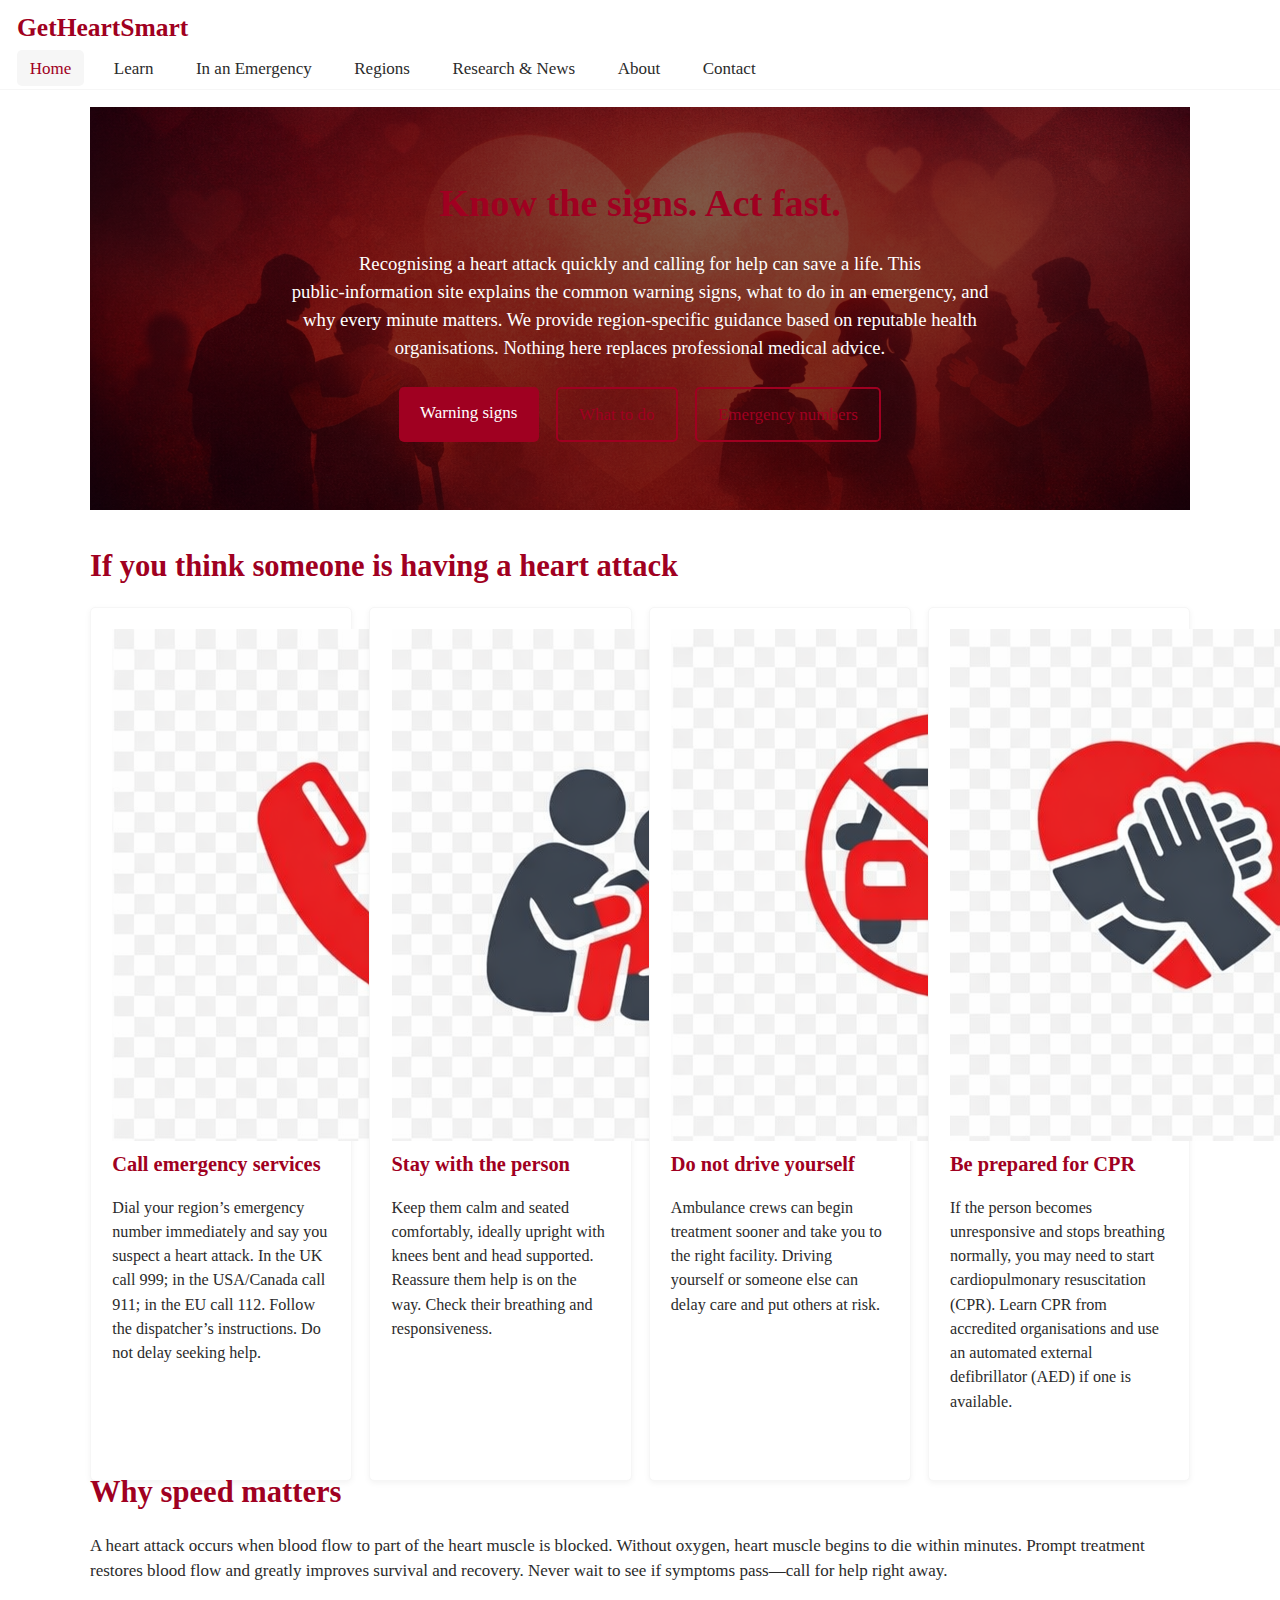
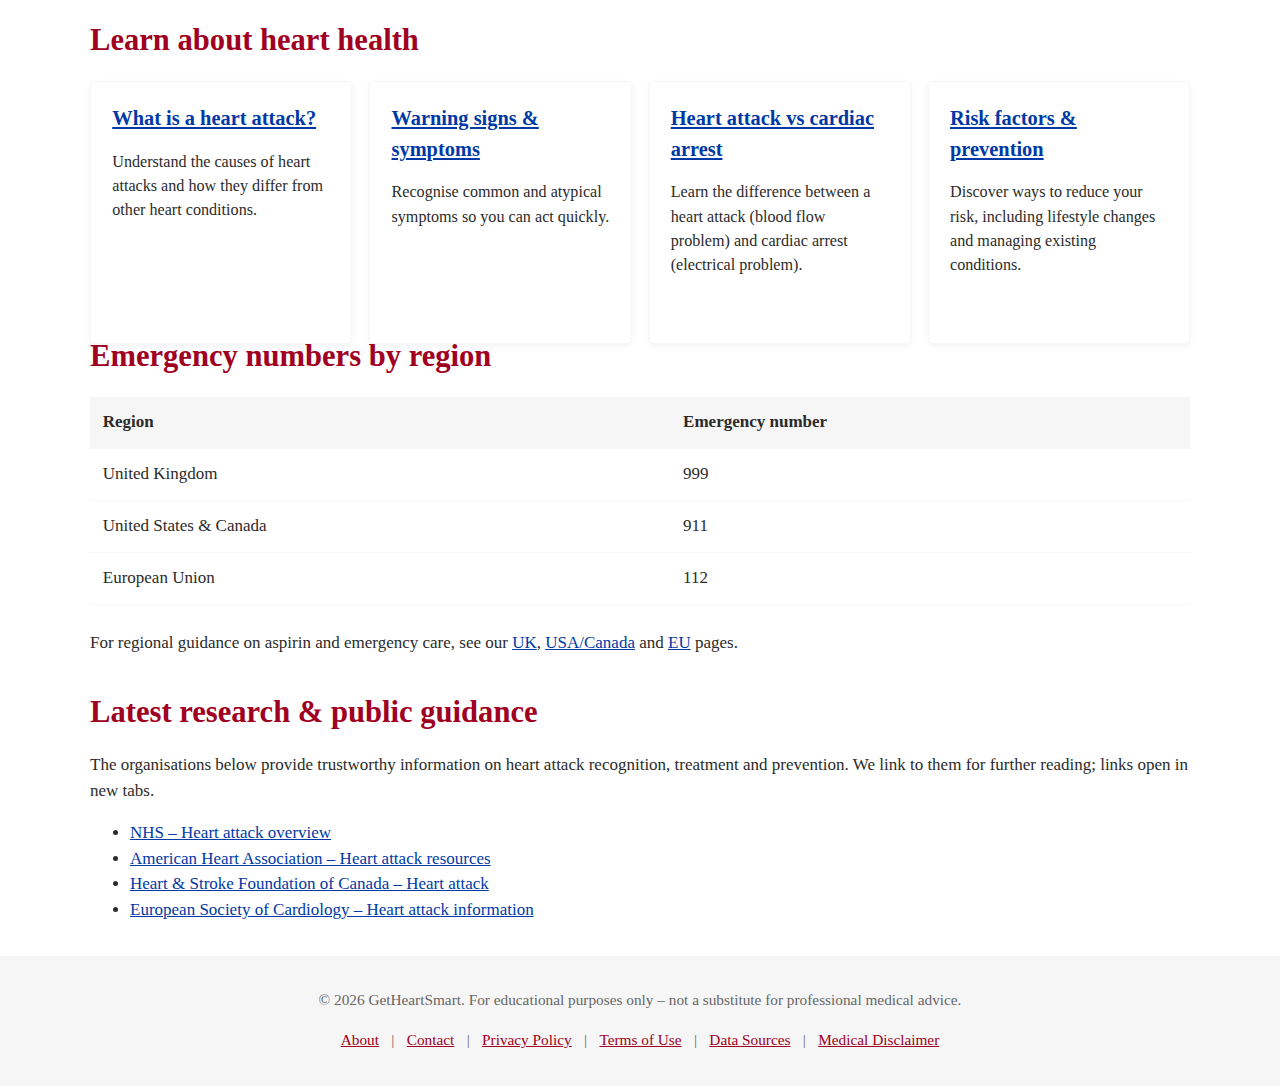
<file: index.html>
<!DOCTYPE html>
<html lang="en">
<head>
  <meta charset="UTF-8">
  <meta name="viewport" content="width=device-width, initial-scale=1.0">
  <title>GetHeartSmart – Recognise and Respond to Heart Attacks</title>
  <meta name="description" content="Learn the warning signs of a heart attack, find region‑specific emergency numbers and guidance, and understand why acting quickly saves lives.">
  <link rel="stylesheet" href="assets/style.css">
</head>
<body>
  <header>
    <a class="branding" href="index.html">GetHeartSmart</a>
    <nav aria-label="Primary navigation">
      <ul>
        <li><a href="index.html" aria-current="page">Home</a></li>
        <li><a href="learn.html">Learn</a></li>
        <li><a href="emergency.html">In an Emergency</a></li>
        <li><a href="uk.html">Regions</a></li>
        <li><a href="research.html">Research &amp; News</a></li>
        <li><a href="about.html">About</a></li>
        <li><a href="contact.html">Contact</a></li>
      </ul>
    </nav>
  </header>

  <main>
    <section class="hero">
      <h1>Know the signs. Act fast.</h1>
      <p>Recognising a heart attack quickly and calling for help can save a life. This public‑information site explains the common warning signs, what to do in an emergency, and why every minute matters. We provide region‑specific guidance based on reputable health organisations. Nothing here replaces professional medical advice.</p>
      <div class="buttons">
        <a href="learn.html#symptoms" class="button">Warning signs</a>
        <a href="emergency.html" class="button secondary">What to do</a>
        <a href="#numbers" class="button secondary">Emergency numbers</a>
      </div>
    </section>

    <section>
      <h2>If you think someone is having a heart attack</h2>
      <div class="card-grid">
        <article class="card">
          <img class="card-icon" src="assets/icon-call.png" alt="" aria-hidden="true">
          <h3>Call emergency services</h3>
          <p>Dial your region’s emergency number immediately and say you suspect a heart attack. In the UK call 999; in the USA/Canada call 911; in the EU call 112. Follow the dispatcher’s instructions. Do not delay seeking help.</p>
        </article>
        <article class="card">
          <img class="card-icon" src="assets/icon-stay.png" alt="" aria-hidden="true">
          <h3>Stay with the person</h3>
          <p>Keep them calm and seated comfortably, ideally upright with knees bent and head supported. Reassure them help is on the way. Check their breathing and responsiveness.</p>
        </article>
        <article class="card">
          <img class="card-icon" src="assets/icon-drive.png" alt="" aria-hidden="true">
          <h3>Do not drive yourself</h3>
          <p>Ambulance crews can begin treatment sooner and take you to the right facility. Driving yourself or someone else can delay care and put others at risk.</p>
        </article>
        <article class="card">
          <img class="card-icon" src="assets/icon-cpr.png" alt="" aria-hidden="true">
          <h3>Be prepared for CPR</h3>
          <p>If the person becomes unresponsive and stops breathing normally, you may need to start cardiopulmonary resuscitation (CPR). Learn CPR from accredited organisations and use an automated external defibrillator (AED) if one is available.</p>
        </article>
      </div>
    </section>

    <section>
      <h2>Why speed matters</h2>
      <p>A heart attack occurs when blood flow to part of the heart muscle is blocked. Without oxygen, heart muscle begins to die within minutes. Prompt treatment restores blood flow and greatly improves survival and recovery. Never wait to see if symptoms pass—call for help right away.</p>
    </section>

    <section>
      <h2>Learn about heart health</h2>
      <div class="card-grid">
        <article class="card">
          <h3><a href="learn.html#definition">What is a heart attack?</a></h3>
          <p>Understand the causes of heart attacks and how they differ from other heart conditions.</p>
        </article>
        <article class="card">
          <h3><a href="learn.html#symptoms">Warning signs &amp; symptoms</a></h3>
          <p>Recognise common and atypical symptoms so you can act quickly.</p>
        </article>
        <article class="card">
          <h3><a href="learn.html#difference">Heart attack vs cardiac arrest</a></h3>
          <p>Learn the difference between a heart attack (blood flow problem) and cardiac arrest (electrical problem).</p>
        </article>
        <article class="card">
          <h3><a href="learn.html#prevention">Risk factors &amp; prevention</a></h3>
          <p>Discover ways to reduce your risk, including lifestyle changes and managing existing conditions.</p>
        </article>
      </div>
    </section>

    <section id="numbers">
      <h2>Emergency numbers by region</h2>
      <table class="emergency-table">
        <thead>
          <tr>
            <th>Region</th>
            <th>Emergency number</th>
          </tr>
        </thead>
        <tbody>
          <tr>
            <td>United Kingdom</td>
            <td>999</td>
          </tr>
          <tr>
            <td>United States &amp; Canada</td>
            <td>911</td>
          </tr>
          <tr>
            <td>European Union</td>
            <td>112</td>
          </tr>
        </tbody>
      </table>
      <p>For regional guidance on aspirin and emergency care, see our <a href="uk.html">UK</a>, <a href="us.html">USA/Canada</a> and <a href="eu.html">EU</a> pages.</p>
    </section>

    <section>
      <h2>Latest research &amp; public guidance</h2>
      <p>The organisations below provide trustworthy information on heart attack recognition, treatment and prevention. We link to them for further reading; links open in new tabs.</p>
      <ul>
        <li><a href="https://www.nhs.uk/conditions/heart-attack/" target="_blank" rel="noopener">NHS – Heart attack overview</a></li>
        <li><a href="https://www.heart.org/en/health-topics/heart-attack" target="_blank" rel="noopener">American Heart Association – Heart attack resources</a></li>
        <li><a href="https://www.heartandstroke.ca/heart/heart-condition-types/heart-attack" target="_blank" rel="noopener">Heart &amp; Stroke Foundation of Canada – Heart attack</a></li>
        <li><a href="https://www.escardio.org/Education/Practice-Tools/Heart-attack" target="_blank" rel="noopener">European Society of Cardiology – Heart attack information</a></li>
      </ul>
    </section>
  </main>

  <footer>
    <p>&copy; 2026 GetHeartSmart. For educational purposes only – not a substitute for professional medical advice.</p>
    <p>
      <a href="about.html">About</a> |
      <a href="contact.html">Contact</a> |
      <a href="privacy.html">Privacy Policy</a> |
      <a href="terms.html">Terms of Use</a> |
      <a href="data-sources.html">Data Sources</a> |
      <a href="disclaimer.html">Medical Disclaimer</a>
    </p>
  </footer>
</body>
</html>
</file>
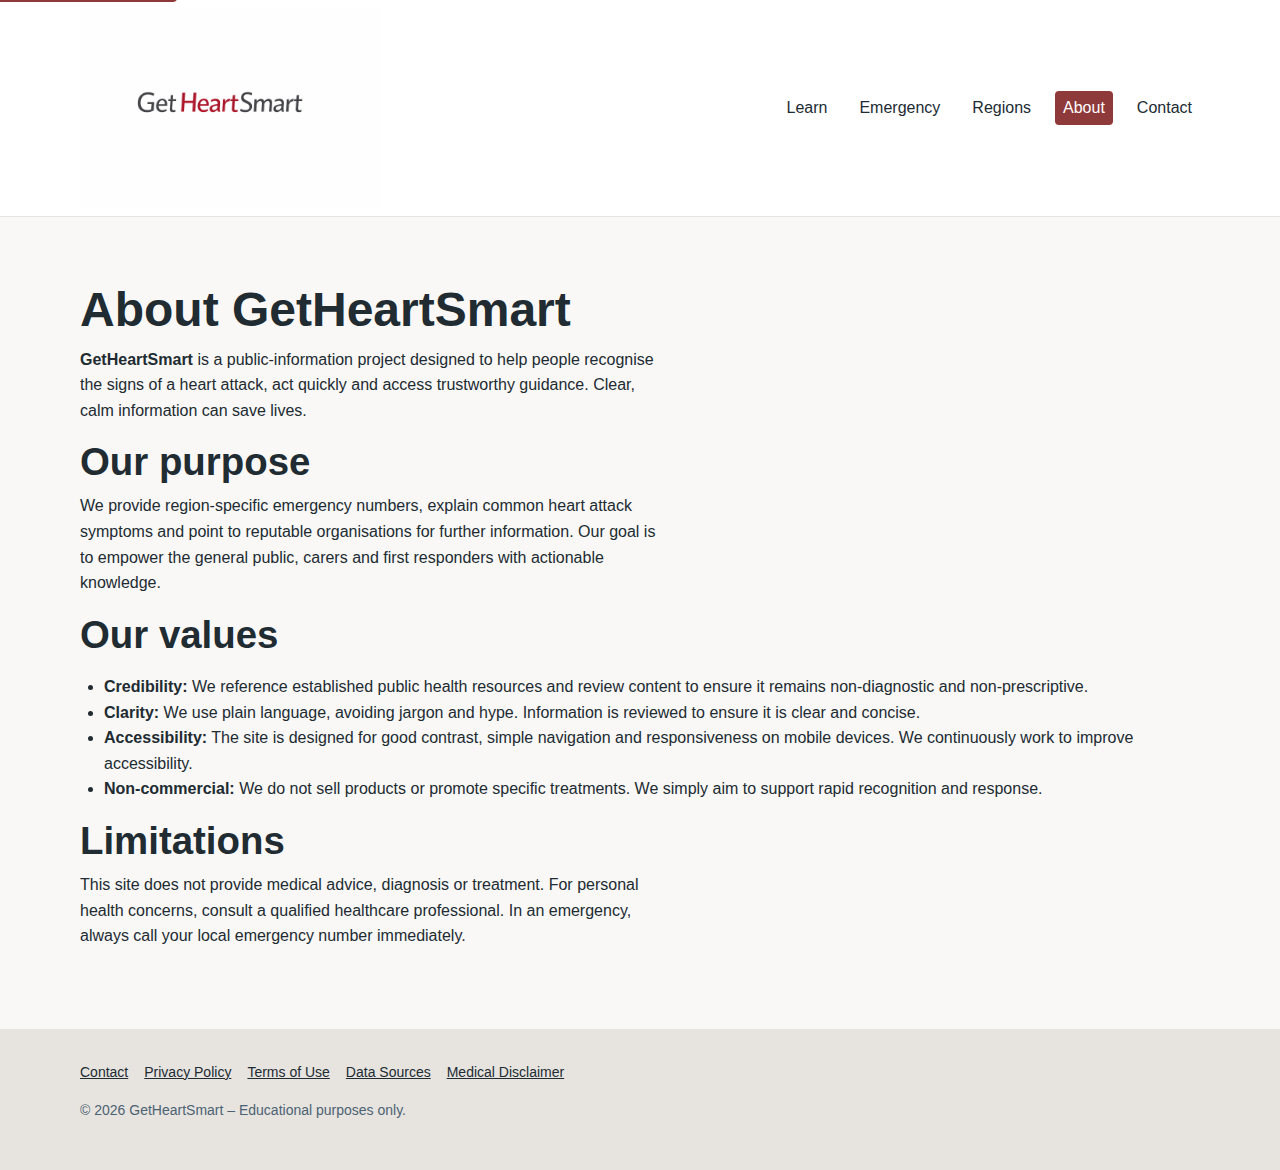
<file: about.html>
<!DOCTYPE html>
<html lang="en">
<head>
  <meta charset="UTF-8">
  <meta name="viewport" content="width=device-width, initial-scale=1.0">
  <title>About – GetHeartSmart</title>
  <link rel="stylesheet" href="styles.css">
</head>
<body>
  <a href="#main-content" class="skip-link">Skip to main content</a>
  <header class="header" role="banner">
    <div class="container">
      <a href="index.html" class="logo"><img src="images/logo.png" alt="GetHeartSmart logo"></a>
      <nav class="nav" role="navigation" aria-label="Main navigation">
        <a href="learn.html">Learn</a>
        <a href="emergency.html">Emergency</a>
        <a href="regions.html">Regions</a>
        <a href="about.html" class="active">About</a>
        <a href="contact.html">Contact</a>
      </nav>
    </div>
  </header>
  <main id="main-content">
    <section class="container" aria-labelledby="about-title" style="padding-top: var(--spacing-xl);">
      <h1 id="about-title">About GetHeartSmart</h1>
      <p><strong>GetHeartSmart</strong> is a public‑information project designed to help people recognise the signs of a heart attack, act quickly and access trustworthy guidance. Clear, calm information can save lives.</p>
      <h2>Our purpose</h2>
      <p>We provide region‑specific emergency numbers, explain common heart attack symptoms and point to reputable organisations for further information. Our goal is to empower the general public, carers and first responders with actionable knowledge.</p>
      <h2>Our values</h2>
      <ul class="list">
        <li><strong>Credibility:</strong> We reference established public health resources and review content to ensure it remains non‑diagnostic and non‑prescriptive.</li>
        <li><strong>Clarity:</strong> We use plain language, avoiding jargon and hype. Information is reviewed to ensure it is clear and concise.</li>
        <li><strong>Accessibility:</strong> The site is designed for good contrast, simple navigation and responsiveness on mobile devices. We continuously work to improve accessibility.</li>
        <li><strong>Non‑commercial:</strong> We do not sell products or promote specific treatments. We simply aim to support rapid recognition and response.</li>
      </ul>
      <h2>Limitations</h2>
      <p>This site does not provide medical advice, diagnosis or treatment. For personal health concerns, consult a qualified healthcare professional. In an emergency, always call your local emergency number immediately.</p>
    </section>
  </main>
  <footer class="footer" role="contentinfo">
    <div class="container">
      <nav class="footer-nav" aria-label="Footer navigation">
        <a href="contact.html">Contact</a>
        <a href="privacy.html">Privacy Policy</a>
        <a href="terms.html">Terms of Use</a>
        <a href="sources.html">Data Sources</a>
        <a href="disclaimer.html">Medical Disclaimer</a>
      </nav>
      <p>© 2026 GetHeartSmart – Educational purposes only.</p>
    </div>
  </footer>
</body>
</html>
</file>
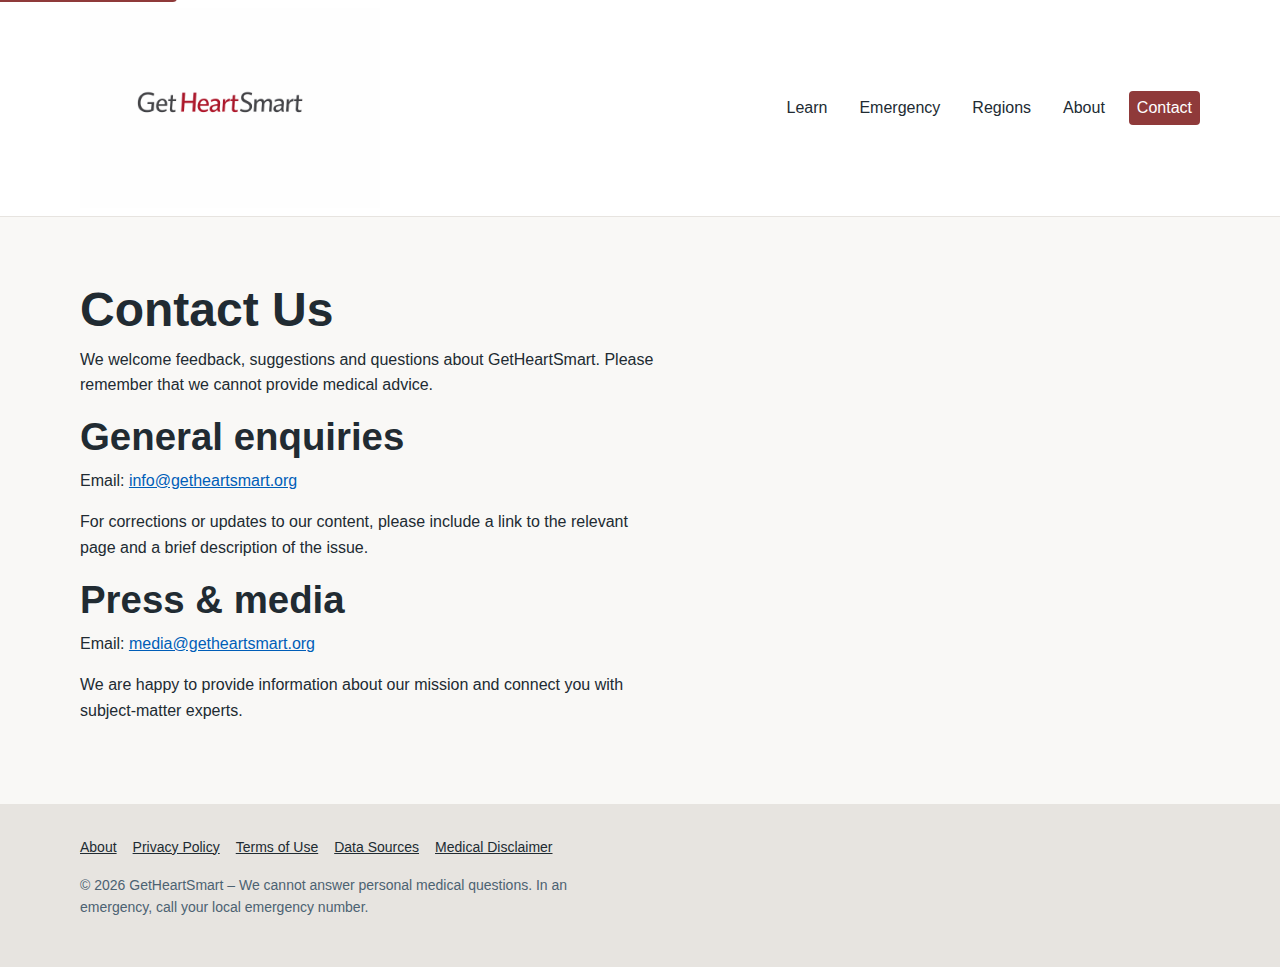
<file: contact.html>
<!DOCTYPE html>
<html lang="en">
<head>
  <meta charset="UTF-8">
  <meta name="viewport" content="width=device-width, initial-scale=1.0">
  <title>Contact – GetHeartSmart</title>
  <link rel="stylesheet" href="styles.css">
</head>
<body>
  <a href="#main-content" class="skip-link">Skip to main content</a>
  <header class="header" role="banner">
    <div class="container">
      <a href="index.html" class="logo"><img src="images/logo.png" alt="GetHeartSmart logo"></a>
      <nav class="nav" role="navigation" aria-label="Main navigation">
        <a href="learn.html">Learn</a>
        <a href="emergency.html">Emergency</a>
        <a href="regions.html">Regions</a>
        <a href="about.html">About</a>
        <a href="contact.html" class="active">Contact</a>
      </nav>
    </div>
  </header>
  <main id="main-content">
    <section class="container" aria-labelledby="contact-title" style="padding-top: var(--spacing-xl);">
      <h1 id="contact-title">Contact Us</h1>
      <p>We welcome feedback, suggestions and questions about GetHeartSmart. Please remember that we cannot provide medical advice.</p>
      <h2>General enquiries</h2>
      <p>Email: <a href="mailto:info@getheartsmart.org">info@getheartsmart.org</a></p>
      <p>For corrections or updates to our content, please include a link to the relevant page and a brief description of the issue.</p>
      <h2>Press &amp; media</h2>
      <p>Email: <a href="mailto:media@getheartsmart.org">media@getheartsmart.org</a></p>
      <p>We are happy to provide information about our mission and connect you with subject‑matter experts.</p>
    </section>
  </main>
  <footer class="footer" role="contentinfo">
    <div class="container">
      <nav class="footer-nav" aria-label="Footer navigation">
        <a href="about.html">About</a>
        <a href="privacy.html">Privacy Policy</a>
        <a href="terms.html">Terms of Use</a>
        <a href="sources.html">Data Sources</a>
        <a href="disclaimer.html">Medical Disclaimer</a>
      </nav>
      <p>© 2026 GetHeartSmart – We cannot answer personal medical questions. In an emergency, call your local emergency number.</p>
    </div>
  </footer>
</body>
</html>
</file>
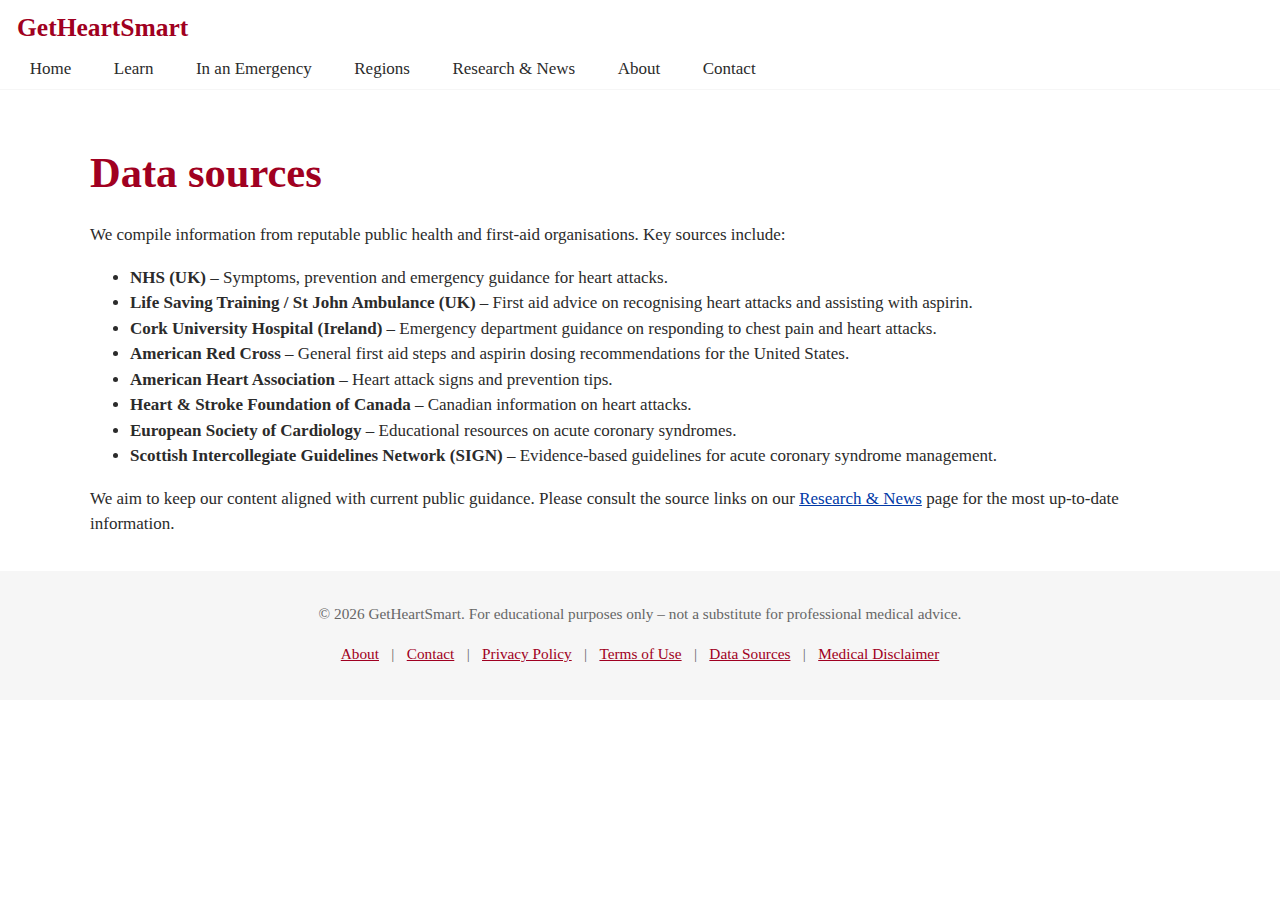
<file: data-sources.html>
<!DOCTYPE html>
<html lang="en">
<head>
  <meta charset="UTF-8">
  <meta name="viewport" content="width=device-width, initial-scale=1.0">
  <title>Data Sources | GetHeartSmart</title>
  <meta name="description" content="See the authoritative sources we consult for our educational content on heart attacks and emergency response.">
  <link rel="stylesheet" href="assets/style.css">
</head>
<body>
  <header>
    <a class="branding" href="index.html">GetHeartSmart</a>
    <nav aria-label="Primary navigation">
      <ul>
        <li><a href="index.html">Home</a></li>
        <li><a href="learn.html">Learn</a></li>
        <li><a href="emergency.html">In an Emergency</a></li>
        <li><a href="uk.html">Regions</a></li>
        <li><a href="research.html">Research &amp; News</a></li>
        <li><a href="about.html">About</a></li>
        <li><a href="contact.html">Contact</a></li>
      </ul>
    </nav>
  </header>

  <main>
    <h1>Data sources</h1>
    <p>We compile information from reputable public health and first‑aid organisations. Key sources include:</p>
    <ul>
      <li><strong>NHS (UK)</strong> – Symptoms, prevention and emergency guidance for heart attacks.</li>
      <li><strong>Life Saving Training / St&nbsp;John Ambulance (UK)</strong> – First aid advice on recognising heart attacks and assisting with aspirin.</li>
      <li><strong>Cork University Hospital (Ireland)</strong> – Emergency department guidance on responding to chest pain and heart attacks.</li>
      <li><strong>American Red Cross</strong> – General first aid steps and aspirin dosing recommendations for the United States.</li>
      <li><strong>American Heart Association</strong> – Heart attack signs and prevention tips.</li>
      <li><strong>Heart &amp; Stroke Foundation of Canada</strong> – Canadian information on heart attacks.</li>
      <li><strong>European Society of Cardiology</strong> – Educational resources on acute coronary syndromes.</li>
      <li><strong>Scottish Intercollegiate Guidelines Network (SIGN)</strong> – Evidence‑based guidelines for acute coronary syndrome management.</li>
    </ul>
    <p>We aim to keep our content aligned with current public guidance. Please consult the source links on our <a href="research.html">Research &amp; News</a> page for the most up‑to‑date information.</p>
  </main>

  <footer>
    <p>&copy; 2026 GetHeartSmart. For educational purposes only – not a substitute for professional medical advice.</p>
    <p>
      <a href="about.html">About</a> |
      <a href="contact.html">Contact</a> |
      <a href="privacy.html">Privacy Policy</a> |
      <a href="terms.html">Terms of Use</a> |
      <a href="data-sources.html" aria-current="page">Data Sources</a> |
      <a href="disclaimer.html">Medical Disclaimer</a>
    </p>
  </footer>
</body>
</html>
</file>
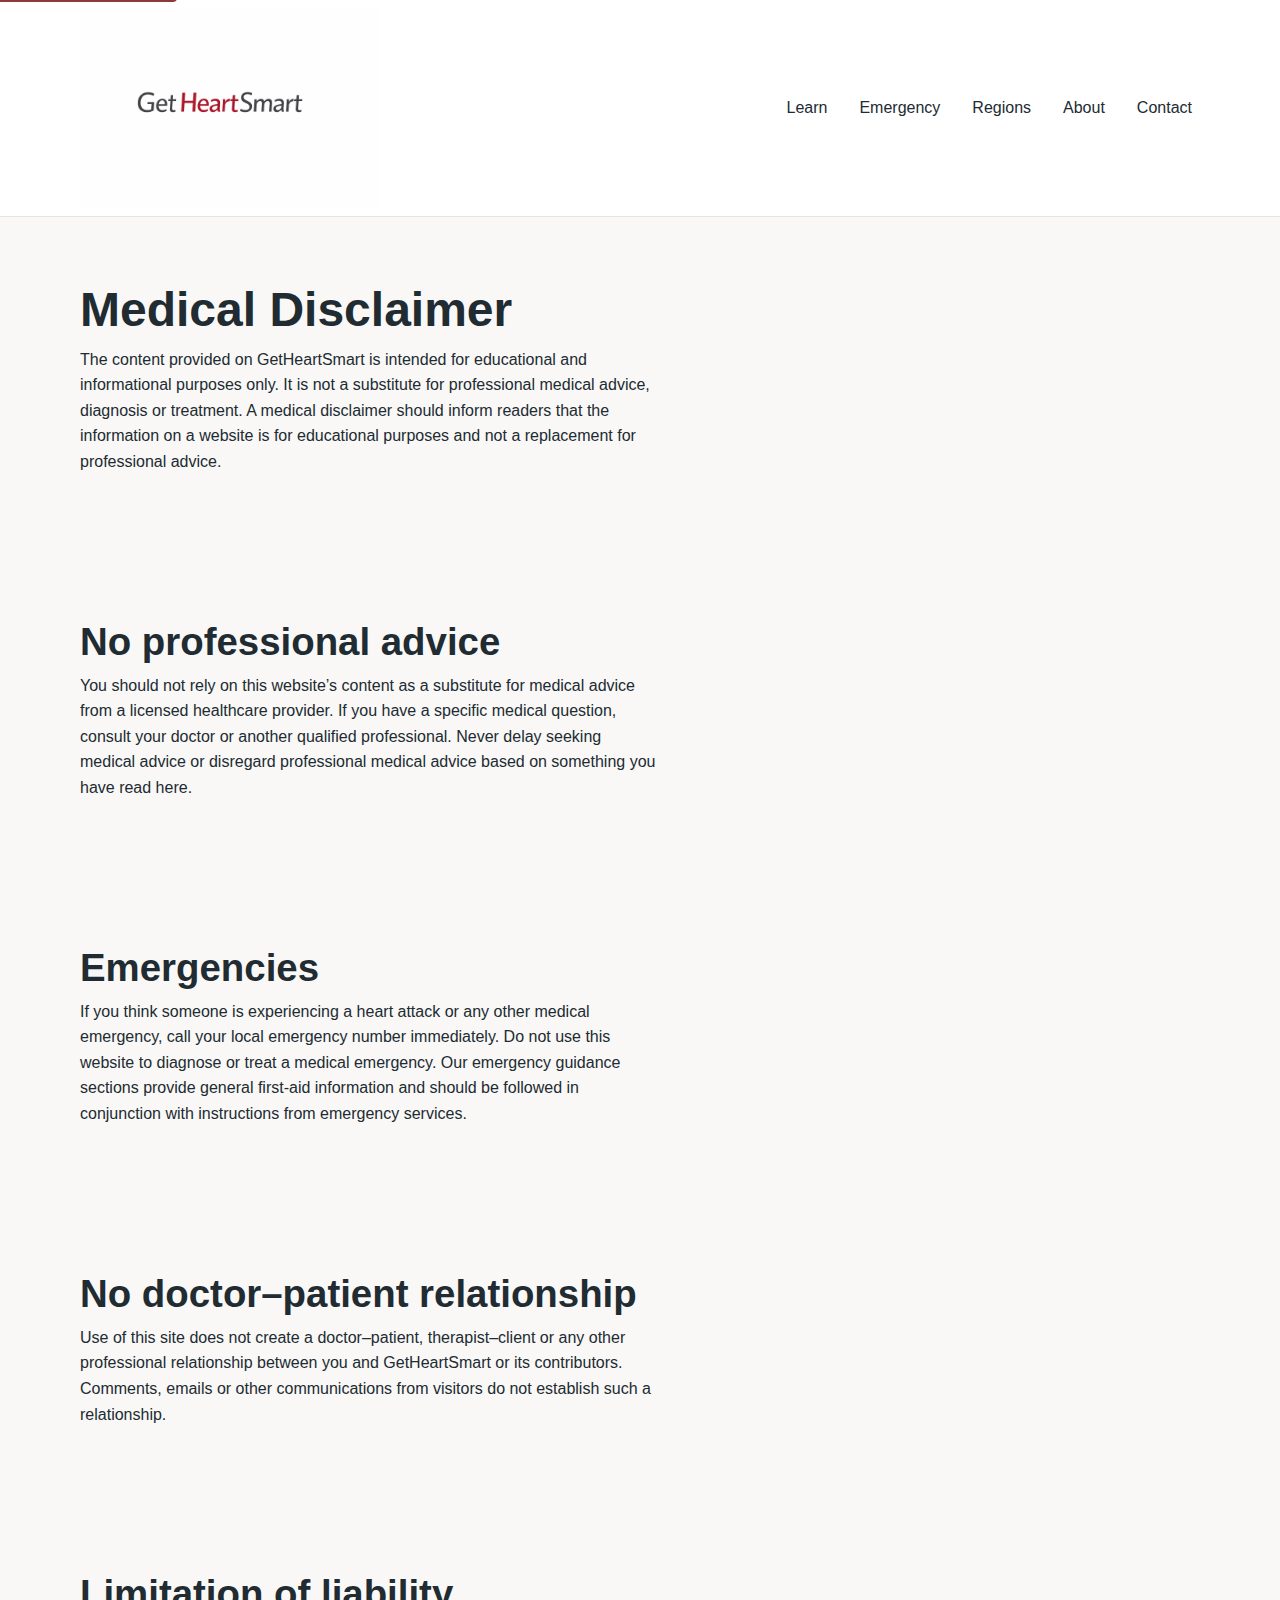
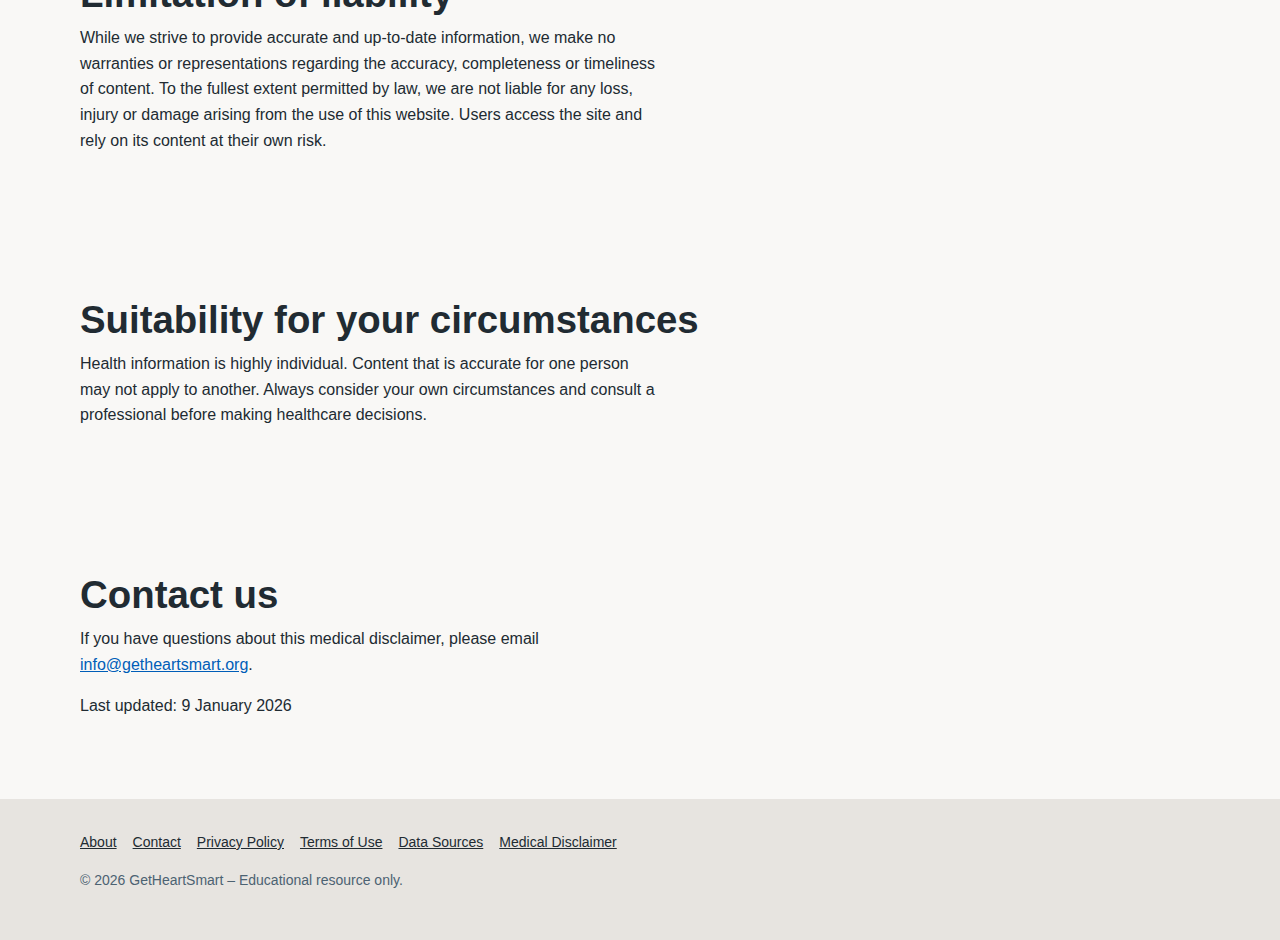
<file: disclaimer.html>
<!DOCTYPE html>
<html lang="en">
<head>
  <meta charset="UTF-8">
  <meta name="viewport" content="width=device-width, initial-scale=1.0">
  <title>Medical Disclaimer – GetHeartSmart</title>
  <link rel="stylesheet" href="styles.css">
</head>
<body>
  <a href="#main-content" class="skip-link">Skip to main content</a>
  <!-- Site‑wide header -->
  <header class="header" role="banner">
    <div class="container">
      <a href="index.html" class="logo"><img src="images/logo.png" alt="GetHeartSmart logo"></a>
      <nav class="nav" role="navigation" aria-label="Main navigation">
        <a href="learn.html">Learn</a>
        <a href="emergency.html">Emergency</a>
        <a href="regions.html">Regions</a>
        <a href="about.html">About</a>
        <a href="contact.html">Contact</a>
      </nav>
    </div>
  </header>

  <main id="main-content">
    <section class="container" aria-labelledby="disclaimer-title" style="padding-top: var(--spacing-xl);">
      <h1 id="disclaimer-title">Medical Disclaimer</h1>
      <p>The content provided on GetHeartSmart is intended for educational and informational purposes only. It is not a substitute for professional medical advice, diagnosis or treatment. A medical disclaimer should inform readers that the information on a website is for educational purposes and not a replacement for professional advice.</p>
    </section>
    <section class="container" aria-labelledby="no-advice-title">
      <h2 id="no-advice-title">No professional advice</h2>
      <p>You should not rely on this website’s content as a substitute for medical advice from a licensed healthcare provider. If you have a specific medical question, consult your doctor or another qualified professional. Never delay seeking medical advice or disregard professional medical advice based on something you have read here.</p>
    </section>
    <section class="container" aria-labelledby="emergencies-title">
      <h2 id="emergencies-title">Emergencies</h2>
      <p>If you think someone is experiencing a heart attack or any other medical emergency, call your local emergency number immediately. Do not use this website to diagnose or treat a medical emergency. Our emergency guidance sections provide general first‑aid information and should be followed in conjunction with instructions from emergency services.</p>
    </section>
    <section class="container" aria-labelledby="no-relationship-title">
      <h2 id="no-relationship-title">No doctor–patient relationship</h2>
      <p>Use of this site does not create a doctor–patient, therapist–client or any other professional relationship between you and GetHeartSmart or its contributors. Comments, emails or other communications from visitors do not establish such a relationship.</p>
    </section>
    <section class="container" aria-labelledby="liability-disclaimer-title">
      <h2 id="liability-disclaimer-title">Limitation of liability</h2>
      <p>While we strive to provide accurate and up‑to‑date information, we make no warranties or representations regarding the accuracy, completeness or timeliness of content. To the fullest extent permitted by law, we are not liable for any loss, injury or damage arising from the use of this website. Users access the site and rely on its content at their own risk.</p>
    </section>
    <section class="container" aria-labelledby="fitness-title">
      <h2 id="fitness-title">Suitability for your circumstances</h2>
      <p>Health information is highly individual. Content that is accurate for one person may not apply to another. Always consider your own circumstances and consult a professional before making healthcare decisions.</p>
    </section>
    <section class="container" aria-labelledby="contact-disclaimer-title">
      <h2 id="contact-disclaimer-title">Contact us</h2>
      <p>If you have questions about this medical disclaimer, please email <a href="mailto:info@getheartsmart.org">info@getheartsmart.org</a>.</p>
      <p>Last updated: 9 January 2026</p>
    </section>
  </main>

  <!-- Footer -->
  <footer class="footer" role="contentinfo">
    <div class="container">
      <nav class="footer-nav" aria-label="Footer navigation">
        <a href="about.html">About</a>
        <a href="contact.html">Contact</a>
        <a href="privacy.html">Privacy Policy</a>
        <a href="terms.html">Terms of Use</a>
        <a href="sources.html">Data Sources</a>
        <a href="disclaimer.html" class="active">Medical Disclaimer</a>
      </nav>
      <p>© 2026 GetHeartSmart – Educational resource only.</p>
    </div>
  </footer>
</body>
</html>
</file>
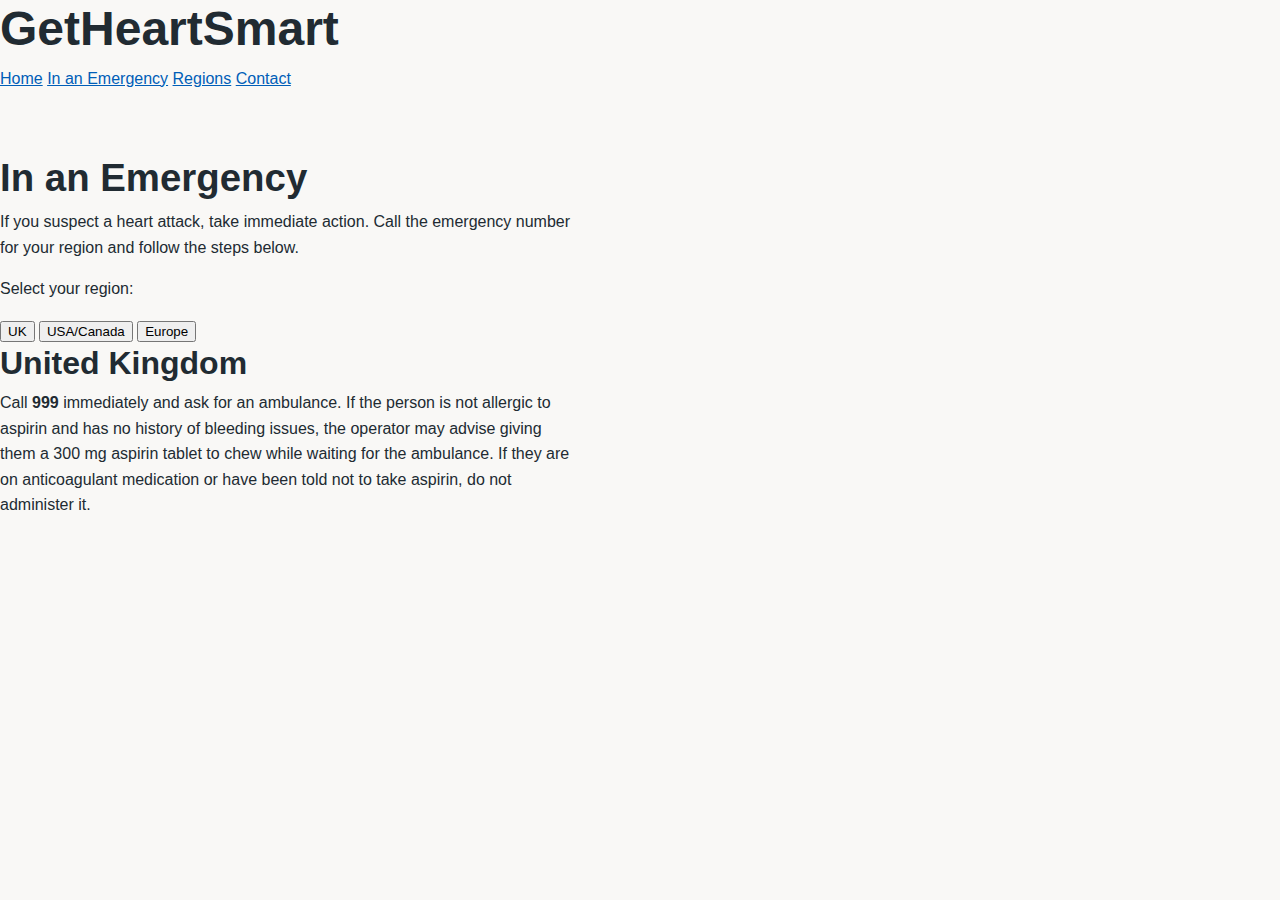
<file: emergency.html>
<!DOCTYPE html>
<html lang="en">
<head>
  <meta charset="UTF-8">
  <meta name="viewport" content="width=device-width, initial-scale=1.0">
  <title>In an Emergency | GetHeartSmart</title>
  <link rel="stylesheet" href="styles.css">
</head>
<body>
  <header>
    <h1>GetHeartSmart</h1>
    <nav>
      <a href="index.html">Home</a>
      <a href="emergency.html">In an Emergency</a>
      <a href="#region-content">Regions</a>
      <a href="index.html#contact">Contact</a>
    </nav>
  </header>

  <main>
    <section id="emergency-page">
      <h2>In an Emergency</h2>
      <p>If you suspect a heart attack, take immediate action. Call the emergency number for your region and follow the steps below.</p>

      <div class="region-selection">
        <p>Select your region:</p>
        <div class="region-buttons">
          <button onclick="showRegion('uk')">UK</button>
          <button onclick="showRegion('us')">USA/Canada</button>
          <button onclick="showRegion('eu')">Europe</button>
        </div>
      </div>

      <div id="region-content">
        <div id="uk" class="region">
          <h3>United Kingdom</h3>
          <p>Call <strong>999</strong> immediately and ask for an ambulance. If the person is not allergic to aspirin and has no history of bleeding issues, the operator may advise giving them a 300 mg aspirin tablet to chew while waiting for the ambulance. If they are on anticoagulant medication or have been told not to take aspirin, do not administer it.</p>
        </div>

        <div id="us" class="region">
          <h3>United States & Canada</h3>
          <p>Call <strong>911</strong> immediately for an ambulance. The operator may recommend chewing one uncoated adult aspirin (usually 325 mg) or up to four low-dose (81 mg) tablets if the person is not allergic and has no contraindications. Do not delay calling 911 to search for aspirin, and follow the emergency dispatcher's instructions.</p>
        </div>

        <div id="eu" class="region">
          <h3>European Union</h3>
          <p>Call <strong>112</strong> immediately. Guidance on aspirin during a suspected heart attack may vary by country. Always follow the advice of the emergency operator or local health authority. Do not give aspirin if the person is allergic or has been advised against its use.</p>
        </div>
      </div>
    </section>
  </main>

  <script>
    function showRegion(region) {
      var regions = document.querySelectorAll('#region-content .region');
      regions.forEach(function(el) {
        el.style.display = 'none';
      });
      document.getElementById(region).style.display = 'block';
    }
    document.addEventListener('DOMContentLoaded', function() {
      showRegion('uk');
    });
  </script>
</body>
</html>
</file>
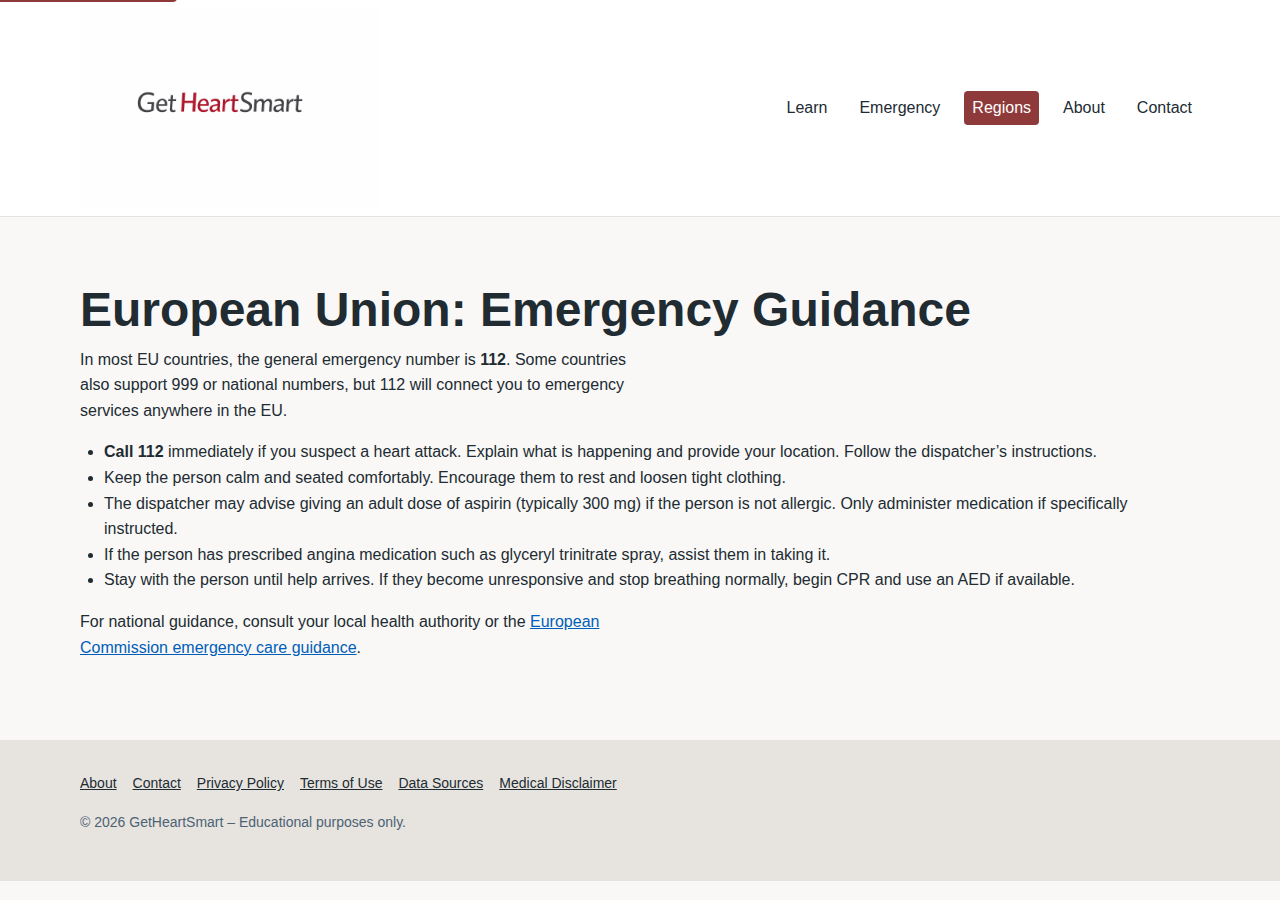
<file: eu.html>
<!DOCTYPE html>
<html lang="en">
<head>
  <meta charset="UTF-8">
  <meta name="viewport" content="width=device-width, initial-scale=1.0">
  <title>European Union – Emergency Guidance</title>
  <link rel="stylesheet" href="styles.css">
</head>
<body>
  <a href="#main-content" class="skip-link">Skip to main content</a>
  <header class="header" role="banner">
    <div class="container">
      <a href="index.html" class="logo"><img src="images/logo.png" alt="GetHeartSmart logo"></a>
      <nav class="nav" role="navigation" aria-label="Main navigation">
        <a href="learn.html">Learn</a>
        <a href="emergency.html">Emergency</a>
        <a href="regions.html" class="active">Regions</a>
        <a href="about.html">About</a>
        <a href="contact.html">Contact</a>
      </nav>
    </div>
  </header>
  <main id="main-content">
    <section class="container" aria-labelledby="eu-guidance-title" style="padding-top: var(--spacing-xl);">
      <h1 id="eu-guidance-title">European Union: Emergency Guidance</h1>
      <p>In most EU countries, the general emergency number is <strong>112</strong>. Some countries also support 999 or national numbers, but 112 will connect you to emergency services anywhere in the EU.</p>
      <ul class="list">
        <li><strong>Call 112</strong> immediately if you suspect a heart attack. Explain what is happening and provide your location. Follow the dispatcher’s instructions.</li>
        <li>Keep the person calm and seated comfortably. Encourage them to rest and loosen tight clothing.</li>
        <li>The dispatcher may advise giving an adult dose of aspirin (typically 300&nbsp;mg) if the person is not allergic. Only administer medication if specifically instructed.</li>
        <li>If the person has prescribed angina medication such as glyceryl trinitrate spray, assist them in taking it.</li>
        <li>Stay with the person until help arrives. If they become unresponsive and stop breathing normally, begin CPR and use an AED if available.</li>
      </ul>
      <p>For national guidance, consult your local health authority or the <a href="https://ec.europa.eu/health" target="_blank" rel="noopener">European Commission emergency care guidance</a>.</p>
    </section>
  </main>
  <footer class="footer" role="contentinfo">
    <div class="container">
      <nav class="footer-nav" aria-label="Footer navigation">
        <a href="about.html">About</a>
        <a href="contact.html">Contact</a>
        <a href="privacy.html">Privacy Policy</a>
        <a href="terms.html">Terms of Use</a>
        <a href="sources.html">Data Sources</a>
        <a href="disclaimer.html">Medical Disclaimer</a>
      </nav>
      <p>© 2026 GetHeartSmart – Educational purposes only.</p>
    </div>
  </footer>
</body>
</html>
</file>
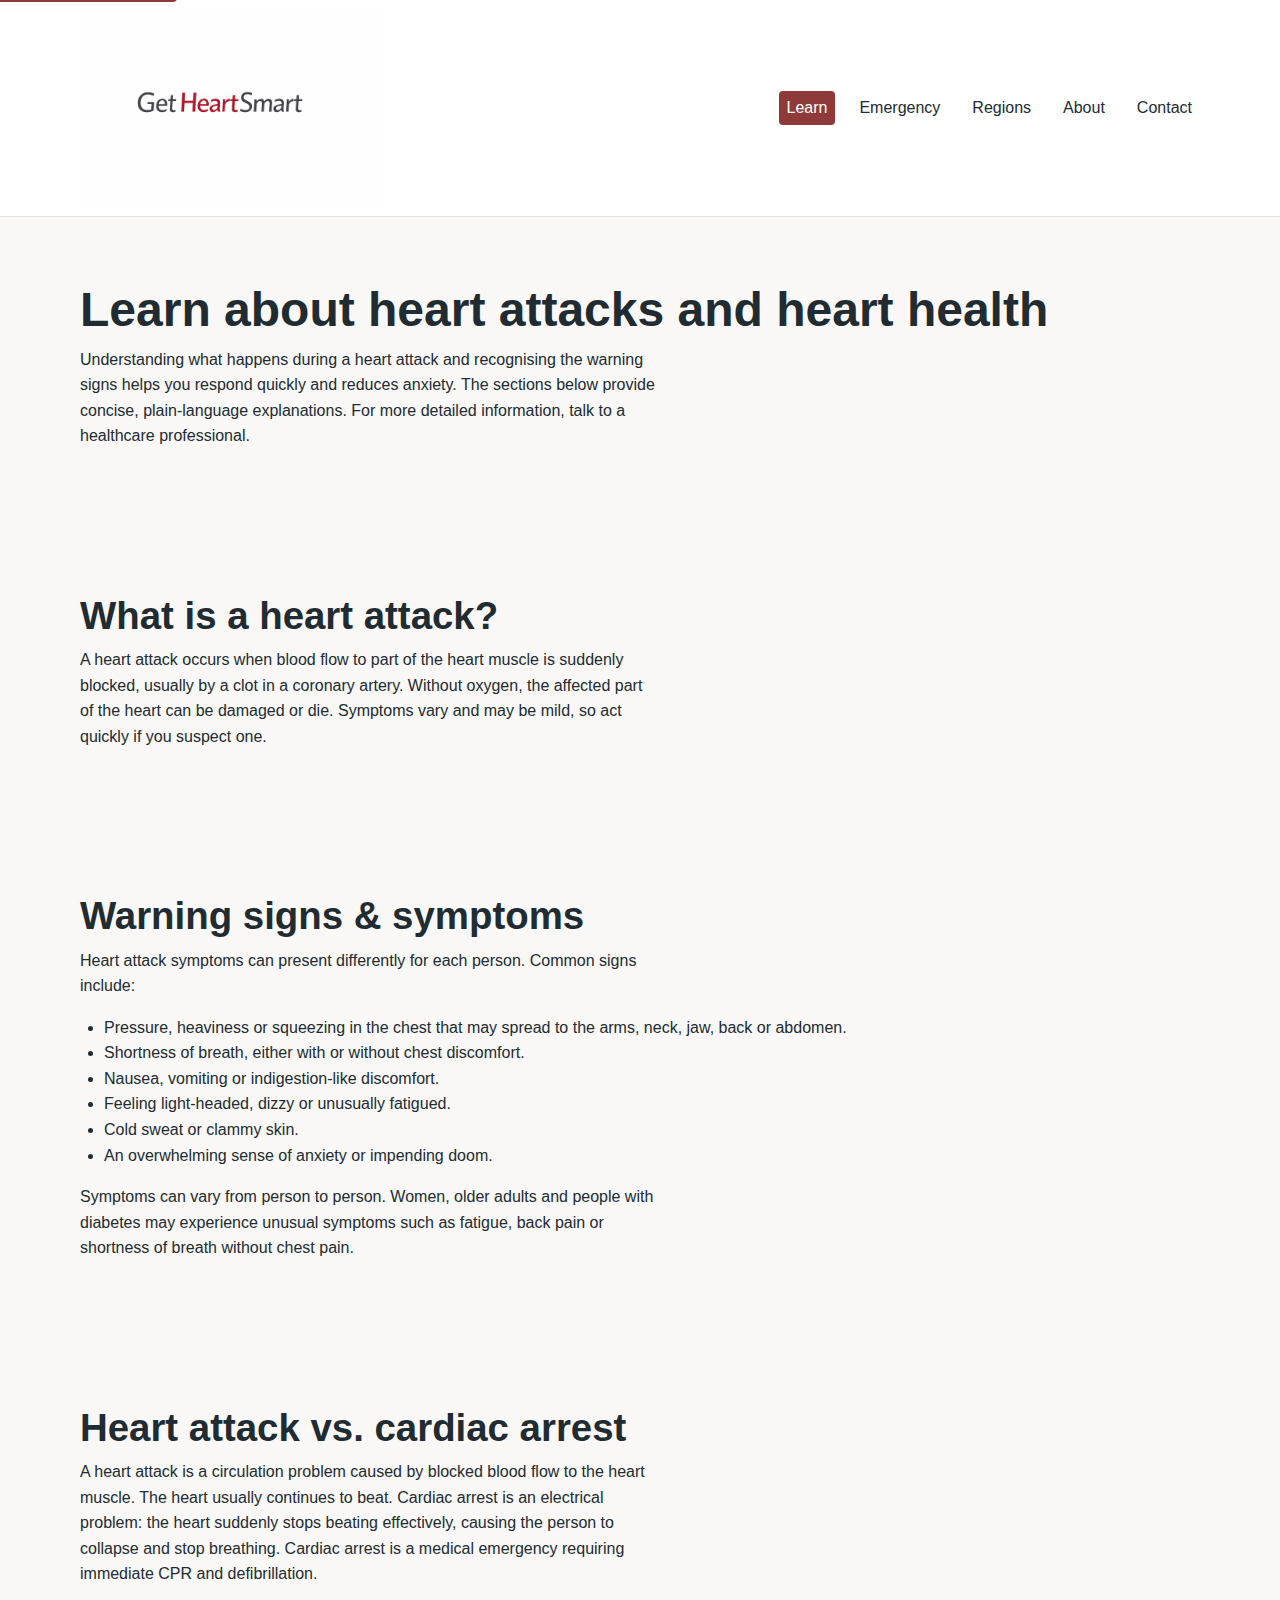
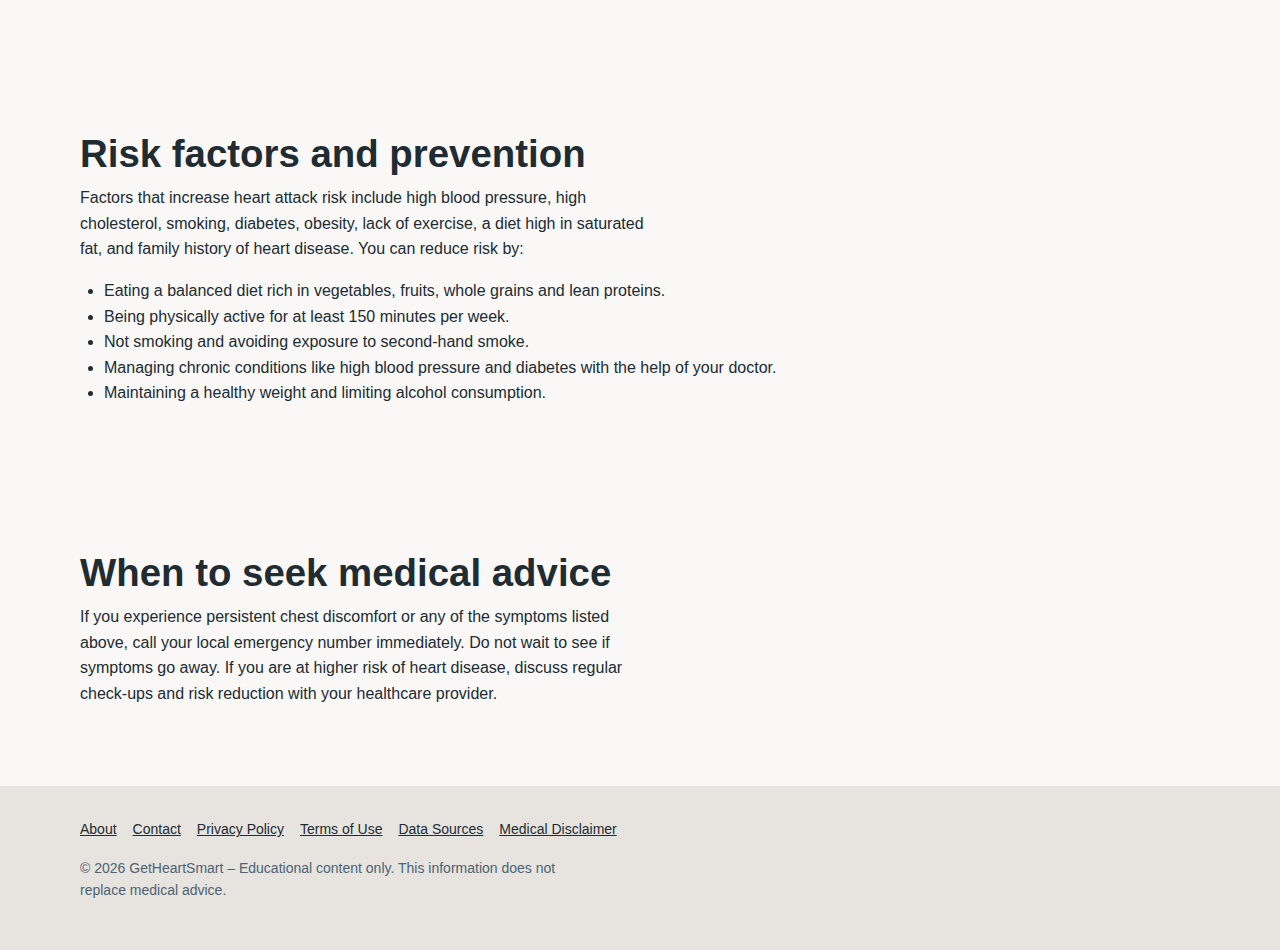
<file: learn.html>
<!DOCTYPE html>
<html lang="en">
<head>
  <meta charset="UTF-8">
  <meta name="viewport" content="width=device-width, initial-scale=1.0">
  <title>Learn – Understanding Heart Attacks</title>
  <link rel="stylesheet" href="styles.css">
</head>
<body>
  <a href="#main-content" class="skip-link">Skip to main content</a>
  <header class="header" role="banner">
    <div class="container">
      <a href="index.html" class="logo"><img src="images/logo.png" alt="GetHeartSmart logo"></a>
      <nav class="nav" role="navigation" aria-label="Main navigation">
        <a href="learn.html" class="active">Learn</a>
        <a href="emergency.html">Emergency</a>
        <a href="regions.html">Regions</a>
        <a href="about.html">About</a>
        <a href="contact.html">Contact</a>
      </nav>
    </div>
  </header>
  <main id="main-content">
    <section class="container" aria-labelledby="learn-title" style="padding-top: var(--spacing-xl);">
      <h1 id="learn-title">Learn about heart attacks and heart health</h1>
      <p>Understanding what happens during a heart attack and recognising the warning signs helps you respond quickly and reduces anxiety. The sections below provide concise, plain‑language explanations. For more detailed information, talk to a healthcare professional.</p>
    </section>
    <section class="container" aria-labelledby="what-title">
      <h2 id="what-title">What is a heart attack?</h2>
      <p>A heart attack occurs when blood flow to part of the heart muscle is suddenly blocked, usually by a clot in a coronary artery. Without oxygen, the affected part of the heart can be damaged or die. Symptoms vary and may be mild, so act quickly if you suspect one.</p>
    </section>
    <section class="container" aria-labelledby="symptoms-title">
      <h2 id="symptoms-title">Warning signs &amp; symptoms</h2>
      <p>Heart attack symptoms can present differently for each person. Common signs include:</p>
      <ul class="list">
        <li>Pressure, heaviness or squeezing in the chest that may spread to the arms, neck, jaw, back or abdomen.</li>
        <li>Shortness of breath, either with or without chest discomfort.</li>
        <li>Nausea, vomiting or indigestion‑like discomfort.</li>
        <li>Feeling light‑headed, dizzy or unusually fatigued.</li>
        <li>Cold sweat or clammy skin.</li>
        <li>An overwhelming sense of anxiety or impending doom.</li>
      </ul>
      <p>Symptoms can vary from person to person. Women, older adults and people with diabetes may experience unusual symptoms such as fatigue, back pain or shortness of breath without chest pain.</p>
    </section>
    <section class="container" aria-labelledby="difference-title">
      <h2 id="difference-title">Heart attack vs. cardiac arrest</h2>
      <p>A heart attack is a circulation problem caused by blocked blood flow to the heart muscle. The heart usually continues to beat. Cardiac arrest is an electrical problem: the heart suddenly stops beating effectively, causing the person to collapse and stop breathing. Cardiac arrest is a medical emergency requiring immediate CPR and defibrillation.</p>
    </section>
    <section class="container" aria-labelledby="risk-title">
      <h2 id="risk-title">Risk factors and prevention</h2>
      <p>Factors that increase heart attack risk include high blood pressure, high cholesterol, smoking, diabetes, obesity, lack of exercise, a diet high in saturated fat, and family history of heart disease. You can reduce risk by:</p>
      <ul class="list">
        <li>Eating a balanced diet rich in vegetables, fruits, whole grains and lean proteins.</li>
        <li>Being physically active for at least 150 minutes per week.</li>
        <li>Not smoking and avoiding exposure to second‑hand smoke.</li>
        <li>Managing chronic conditions like high blood pressure and diabetes with the help of your doctor.</li>
        <li>Maintaining a healthy weight and limiting alcohol consumption.</li>
      </ul>
    </section>
    <section class="container" aria-labelledby="doctor-title">
      <h2 id="doctor-title">When to seek medical advice</h2>
      <p>If you experience persistent chest discomfort or any of the symptoms listed above, call your local emergency number immediately. Do not wait to see if symptoms go away. If you are at higher risk of heart disease, discuss regular check‑ups and risk reduction with your healthcare provider.</p>
    </section>
  </main>
  <footer class="footer" role="contentinfo">
    <div class="container">
      <nav class="footer-nav" aria-label="Footer navigation">
        <a href="about.html">About</a>
        <a href="contact.html">Contact</a>
        <a href="privacy.html">Privacy Policy</a>
        <a href="terms.html">Terms of Use</a>
        <a href="sources.html">Data Sources</a>
        <a href="disclaimer.html">Medical Disclaimer</a>
      </nav>
      <p>© 2026 GetHeartSmart – Educational content only. This information does not replace medical advice.</p>
    </div>
  </footer>
</body>
</html>
</file>
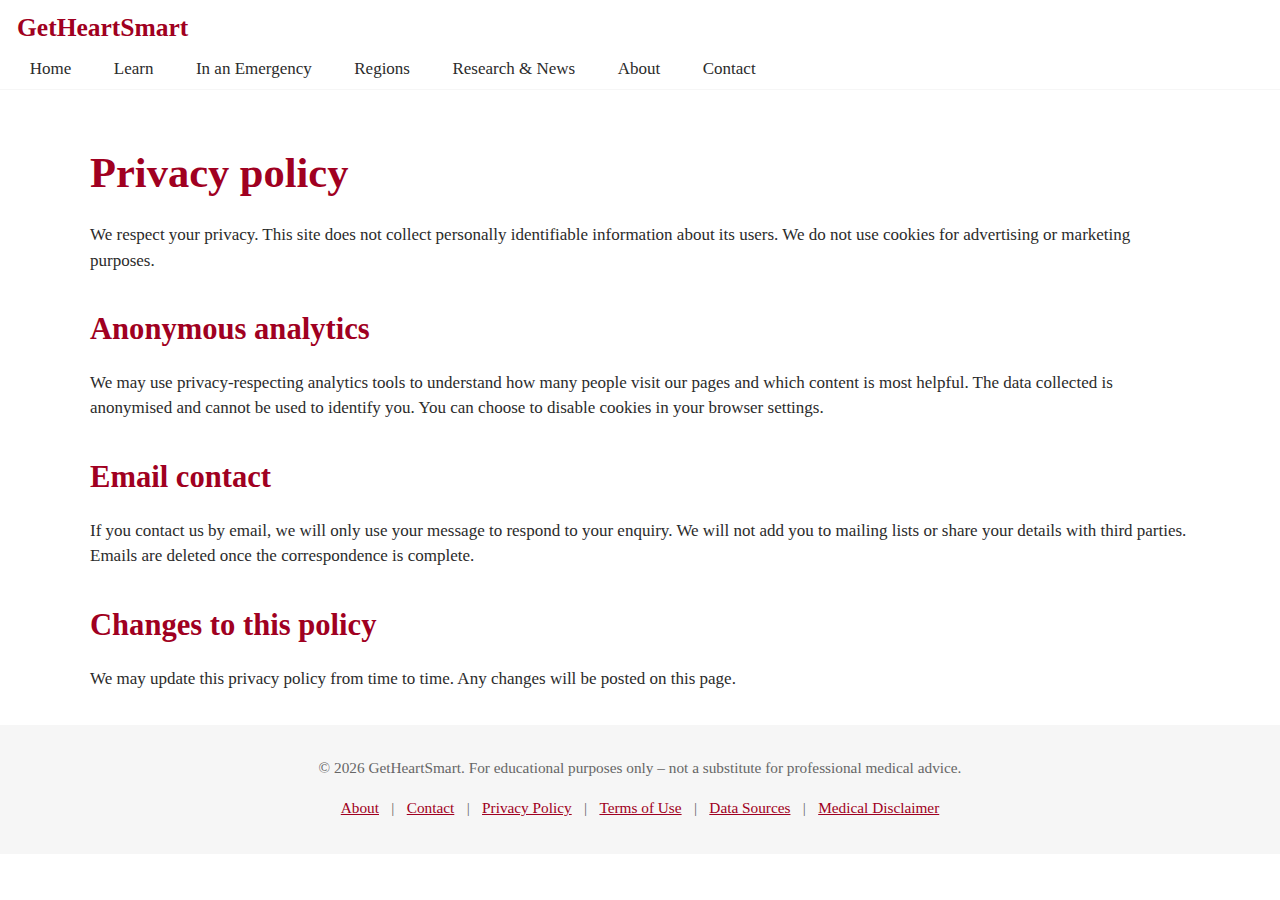
<file: privacy.html>
<!DOCTYPE html>
<html lang="en">
<head>
  <meta charset="UTF-8">
  <meta name="viewport" content="width=device-width, initial-scale=1.0">
  <title>Privacy Policy | GetHeartSmart</title>
  <meta name="description" content="Read our privacy policy to understand what information we collect and how we use it.">
  <link rel="stylesheet" href="assets/style.css">
</head>
<body>
  <header>
    <a class="branding" href="index.html">GetHeartSmart</a>
    <nav aria-label="Primary navigation">
      <ul>
        <li><a href="index.html">Home</a></li>
        <li><a href="learn.html">Learn</a></li>
        <li><a href="emergency.html">In an Emergency</a></li>
        <li><a href="uk.html">Regions</a></li>
        <li><a href="research.html">Research &amp; News</a></li>
        <li><a href="about.html">About</a></li>
        <li><a href="contact.html">Contact</a></li>
      </ul>
    </nav>
  </header>

  <main>
    <h1>Privacy policy</h1>
    <p>We respect your privacy. This site does not collect personally identifiable information about its users. We do not use cookies for advertising or marketing purposes.</p>
    <h2>Anonymous analytics</h2>
    <p>We may use privacy‑respecting analytics tools to understand how many people visit our pages and which content is most helpful. The data collected is anonymised and cannot be used to identify you. You can choose to disable cookies in your browser settings.</p>
    <h2>Email contact</h2>
    <p>If you contact us by email, we will only use your message to respond to your enquiry. We will not add you to mailing lists or share your details with third parties. Emails are deleted once the correspondence is complete.</p>
    <h2>Changes to this policy</h2>
    <p>We may update this privacy policy from time to time. Any changes will be posted on this page.</p>
  </main>

  <footer>
    <p>&copy; 2026 GetHeartSmart. For educational purposes only – not a substitute for professional medical advice.</p>
    <p>
      <a href="about.html">About</a> |
      <a href="contact.html">Contact</a> |
      <a href="privacy.html" aria-current="page">Privacy Policy</a> |
      <a href="terms.html">Terms of Use</a> |
      <a href="data-sources.html">Data Sources</a> |
      <a href="disclaimer.html">Medical Disclaimer</a>
    </p>
  </footer>
</body>
</html>
</file>
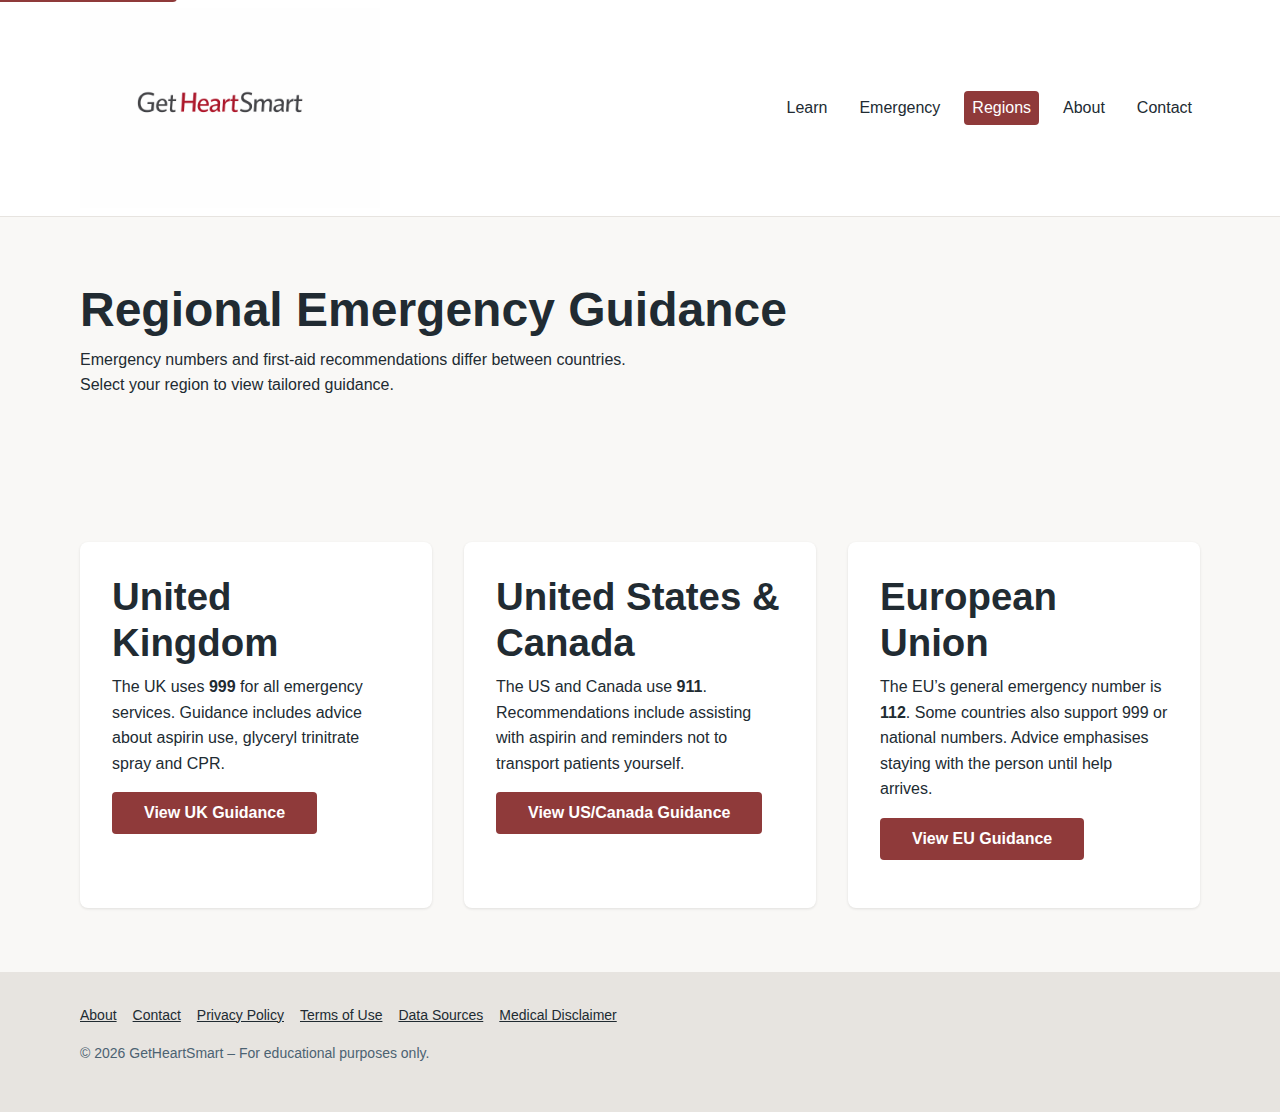
<file: regions.html>
<!DOCTYPE html>
<html lang="en">
<head>
  <meta charset="UTF-8">
  <meta name="viewport" content="width=device-width, initial-scale=1.0">
  <title>Regions – Regional Emergency Guidance</title>
  <link rel="stylesheet" href="styles.css">
</head>
<body>
  <a href="#main-content" class="skip-link">Skip to main content</a>
  <header class="header" role="banner">
    <div class="container">
      <a href="index.html" class="logo"><img src="images/logo.png" alt="GetHeartSmart logo"></a>
      <nav class="nav" role="navigation" aria-label="Main navigation">
        <a href="learn.html">Learn</a>
        <a href="emergency.html">Emergency</a>
        <a href="regions.html" class="active">Regions</a>
        <a href="about.html">About</a>
        <a href="contact.html">Contact</a>
      </nav>
    </div>
  </header>
  <main id="main-content">
    <section class="container" aria-labelledby="regions-title" style="padding-top: var(--spacing-xl);">
      <h1 id="regions-title">Regional Emergency Guidance</h1>
      <p>Emergency numbers and first‑aid recommendations differ between countries. Select your region to view tailored guidance.</p>
    </section>
    <section class="container">
      <div class="grid">
        <div class="card">
          <h2>United Kingdom</h2>
          <p>The UK uses <strong>999</strong> for all emergency services. Guidance includes advice about aspirin use, glyceryl trinitrate spray and CPR.</p>
          <p><a class="btn btn-primary" href="uk.html">View UK Guidance</a></p>
        </div>
        <div class="card">
          <h2>United States &amp; Canada</h2>
          <p>The US and Canada use <strong>911</strong>. Recommendations include assisting with aspirin and reminders not to transport patients yourself.</p>
          <p><a class="btn btn-primary" href="us.html">View US/Canada Guidance</a></p>
        </div>
        <div class="card">
          <h2>European Union</h2>
          <p>The EU’s general emergency number is <strong>112</strong>. Some countries also support 999 or national numbers. Advice emphasises staying with the person until help arrives.</p>
          <p><a class="btn btn-primary" href="eu.html">View EU Guidance</a></p>
        </div>
      </div>
    </section>
  </main>
  <footer class="footer" role="contentinfo">
    <div class="container">
      <nav class="footer-nav" aria-label="Footer navigation">
        <a href="about.html">About</a>
        <a href="contact.html">Contact</a>
        <a href="privacy.html">Privacy Policy</a>
        <a href="terms.html">Terms of Use</a>
        <a href="sources.html">Data Sources</a>
        <a href="disclaimer.html">Medical Disclaimer</a>
      </nav>
      <p>© 2026 GetHeartSmart – For educational purposes only.</p>
    </div>
  </footer>
</body>
</html>
</file>
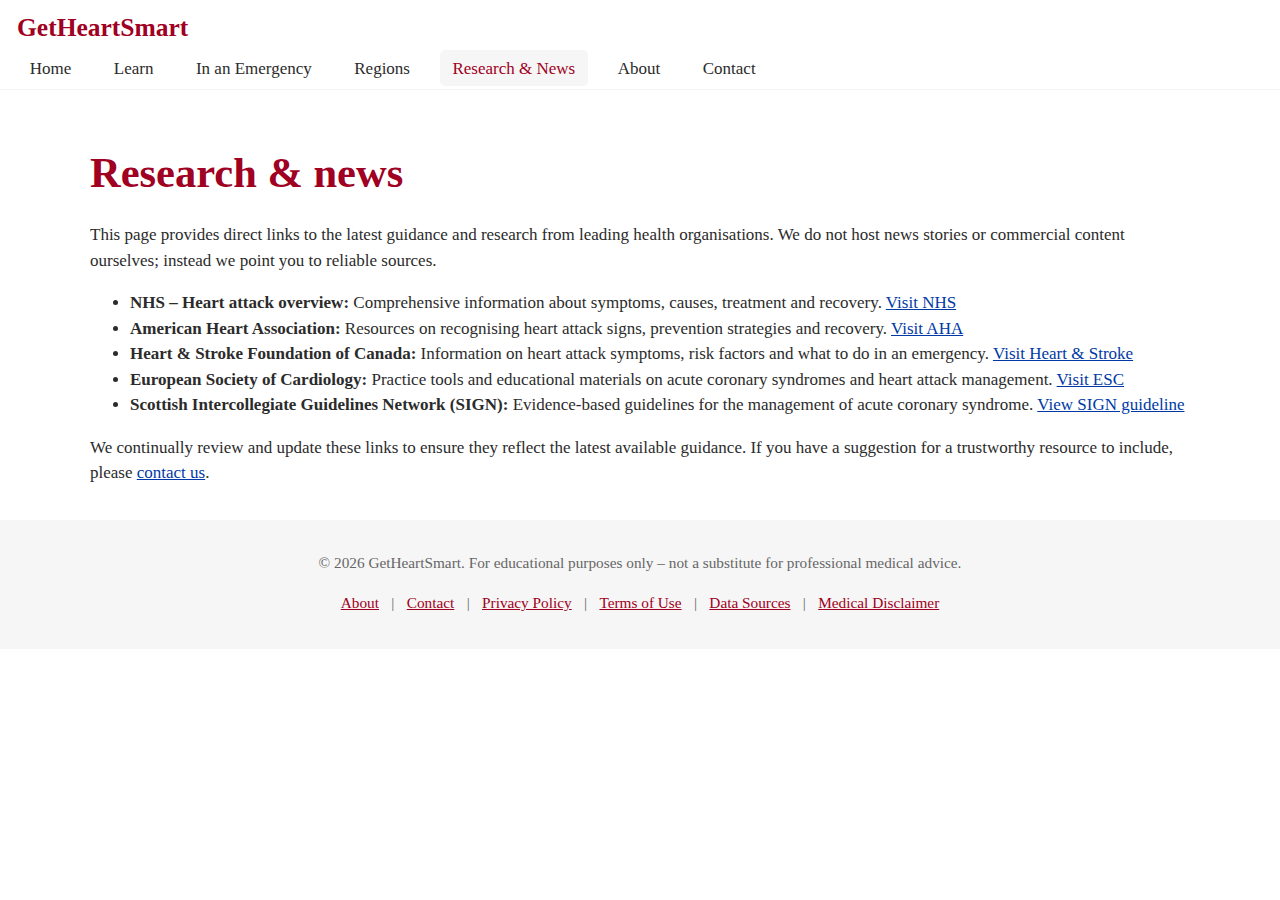
<file: research.html>
<!DOCTYPE html>
<html lang="en">
<head>
  <meta charset="UTF-8">
  <meta name="viewport" content="width=device-width, initial-scale=1.0">
  <title>Research &amp; News | GetHeartSmart</title>
  <meta name="description" content="Curated links to recent research, guidelines and news about heart attacks and cardiovascular health from trusted organisations.">
  <link rel="stylesheet" href="assets/style.css">
</head>
<body>
  <header>
    <a class="branding" href="index.html">GetHeartSmart</a>
    <nav aria-label="Primary navigation">
      <ul>
        <li><a href="index.html">Home</a></li>
        <li><a href="learn.html">Learn</a></li>
        <li><a href="emergency.html">In an Emergency</a></li>
        <li><a href="uk.html">Regions</a></li>
        <li><a href="research.html" aria-current="page">Research &amp; News</a></li>
        <li><a href="about.html">About</a></li>
        <li><a href="contact.html">Contact</a></li>
      </ul>
    </nav>
  </header>

  <main>
    <h1>Research &amp; news</h1>
    <p>This page provides direct links to the latest guidance and research from leading health organisations. We do not host news stories or commercial content ourselves; instead we point you to reliable sources.</p>
    <ul>
      <li><strong>NHS – Heart attack overview:</strong> Comprehensive information about symptoms, causes, treatment and recovery. <a href="https://www.nhs.uk/conditions/heart-attack/" target="_blank" rel="noopener">Visit NHS</a></li>
      <li><strong>American Heart Association:</strong> Resources on recognising heart attack signs, prevention strategies and recovery. <a href="https://www.heart.org/en/health-topics/heart-attack" target="_blank" rel="noopener">Visit AHA</a></li>
      <li><strong>Heart &amp; Stroke Foundation of Canada:</strong> Information on heart attack symptoms, risk factors and what to do in an emergency. <a href="https://www.heartandstroke.ca/heart/heart-condition-types/heart-attack" target="_blank" rel="noopener">Visit Heart &amp; Stroke</a></li>
      <li><strong>European Society of Cardiology:</strong> Practice tools and educational materials on acute coronary syndromes and heart attack management. <a href="https://www.escardio.org/Education/Practice-Tools/Heart-attack" target="_blank" rel="noopener">Visit ESC</a></li>
      <li><strong>Scottish Intercollegiate Guidelines Network (SIGN):</strong> Evidence‑based guidelines for the management of acute coronary syndrome. <a href="https://www.sign.ac.uk/our-guidelines/acute-coronary-syndromes/" target="_blank" rel="noopener">View SIGN guideline</a></li>
    </ul>
    <p>We continually review and update these links to ensure they reflect the latest available guidance. If you have a suggestion for a trustworthy resource to include, please <a href="contact.html">contact us</a>.</p>
  </main>

  <footer>
    <p>&copy; 2026 GetHeartSmart. For educational purposes only – not a substitute for professional medical advice.</p>
    <p>
      <a href="about.html">About</a> |
      <a href="contact.html">Contact</a> |
      <a href="privacy.html">Privacy Policy</a> |
      <a href="terms.html">Terms of Use</a> |
      <a href="data-sources.html">Data Sources</a> |
      <a href="disclaimer.html">Medical Disclaimer</a>
    </p>
  </footer>
</body>
</html>
</file>
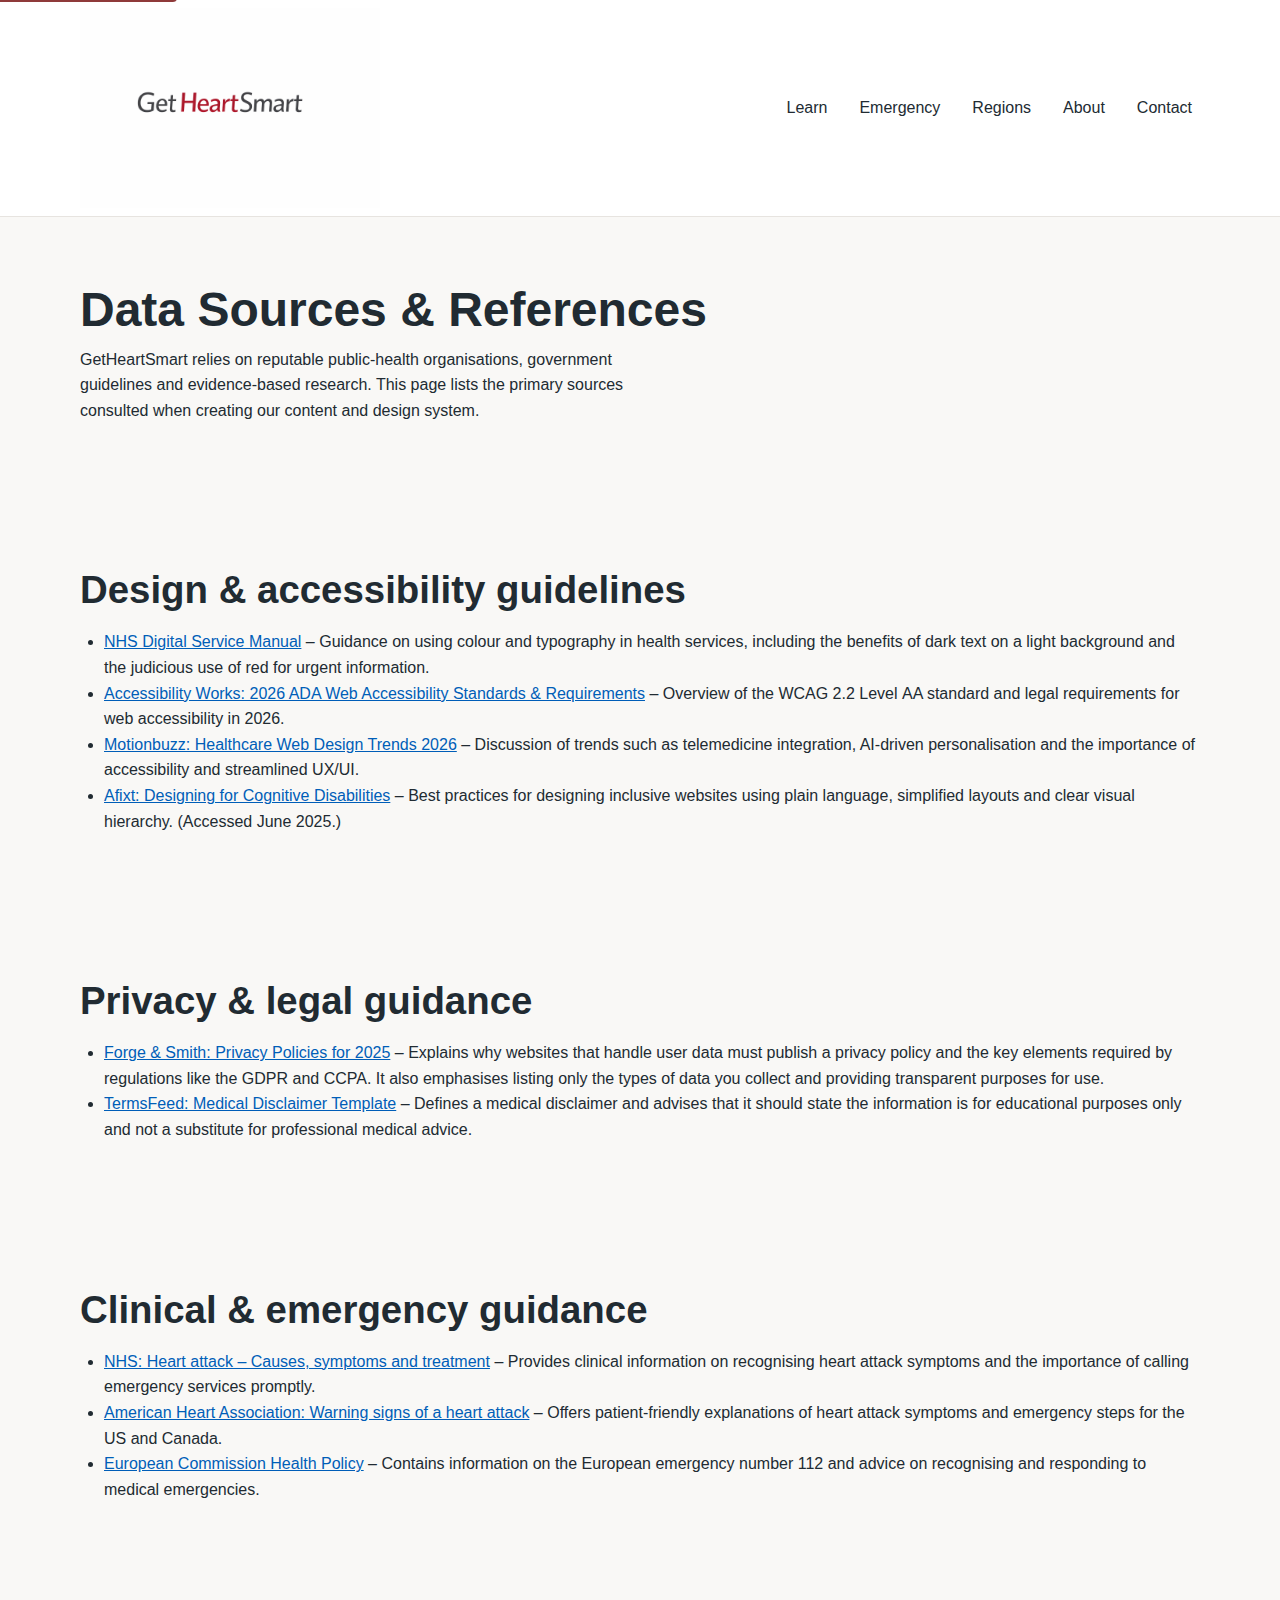
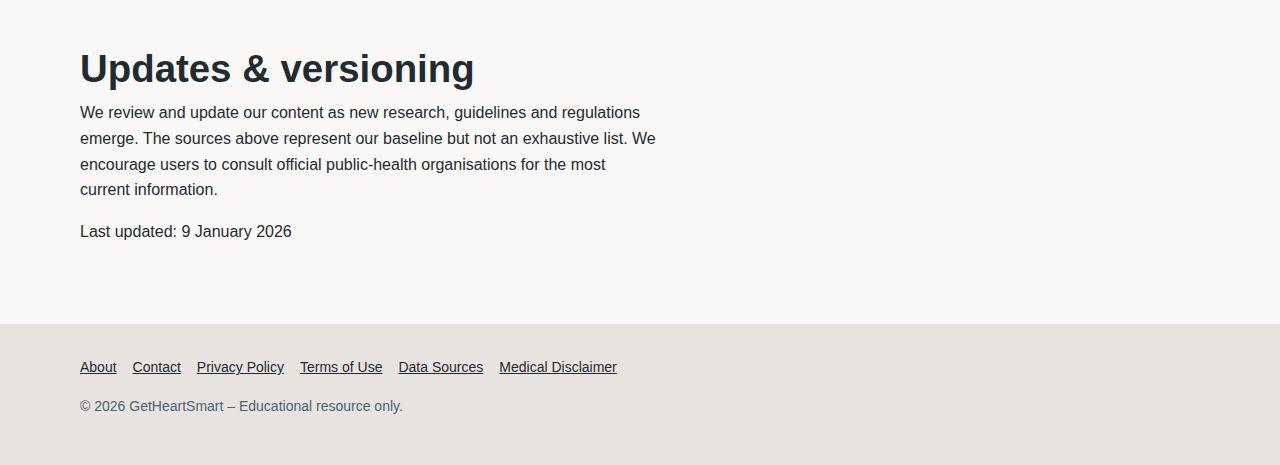
<file: sources.html>
<!DOCTYPE html>
<html lang="en">
<head>
  <meta charset="UTF-8">
  <meta name="viewport" content="width=device-width, initial-scale=1.0">
  <title>Data Sources – GetHeartSmart</title>
  <link rel="stylesheet" href="styles.css">
</head>
<body>
  <a href="#main-content" class="skip-link">Skip to main content</a>
  <!-- Site‑wide header -->
  <header class="header" role="banner">
    <div class="container">
      <a href="index.html" class="logo"><img src="images/logo.png" alt="GetHeartSmart logo"></a>
      <nav class="nav" role="navigation" aria-label="Main navigation">
        <a href="learn.html">Learn</a>
        <a href="emergency.html">Emergency</a>
        <a href="regions.html">Regions</a>
        <a href="about.html">About</a>
        <a href="contact.html">Contact</a>
      </nav>
    </div>
  </header>

  <main id="main-content">
    <section class="container" aria-labelledby="sources-title" style="padding-top: var(--spacing-xl);">
      <h1 id="sources-title">Data Sources &amp; References</h1>
      <p>GetHeartSmart relies on reputable public‑health organisations, government guidelines and evidence‑based research. This page lists the primary sources consulted when creating our content and design system.</p>
    </section>
    <section class="container" aria-labelledby="design-title">
      <h2 id="design-title">Design &amp; accessibility guidelines</h2>
      <ul class="list">
        <li><a href="https://service-manual.nhs.uk/">NHS Digital Service Manual</a> – Guidance on using colour and typography in health services, including the benefits of dark text on a light background and the judicious use of red for urgent information.</li>
        <li><a href="https://www.accessibility.works/blog/wcag-ada-website-compliance-standards-requirements/">Accessibility Works: 2026 ADA Web Accessibility Standards &amp; Requirements</a> – Overview of the WCAG 2.2 Level AA standard and legal requirements for web accessibility in 2026.</li>
        <li><a href="https://www.motionbuzz.com/blog/healthcare-web-design-trends/">Motionbuzz: Healthcare Web Design Trends 2026</a> – Discussion of trends such as telemedicine integration, AI‑driven personalisation and the importance of accessibility and streamlined UX/UI.</li>
        <li><a href="https://aftix.com/designing-for-cognitive-disabilities-best-practices-for-an-inclusive-web/">Afixt: Designing for Cognitive Disabilities</a> – Best practices for designing inclusive websites using plain language, simplified layouts and clear visual hierarchy. (Accessed June 2025.)</li>
      </ul>
    </section>
    <section class="container" aria-labelledby="policy-title">
      <h2 id="policy-title">Privacy &amp; legal guidance</h2>
      <ul class="list">
        <li><a href="https://forgeandsmith.com/blog/privacy-policies-what-every-website-needs/">Forge &amp; Smith: Privacy Policies for 2025</a> – Explains why websites that handle user data must publish a privacy policy and the key elements required by regulations like the GDPR and CCPA. It also emphasises listing only the types of data you collect and providing transparent purposes for use.</li>
        <li><a href="https://www.termsfeed.com/blog/medical-disclaimer-template/">TermsFeed: Medical Disclaimer Template</a> – Defines a medical disclaimer and advises that it should state the information is for educational purposes only and not a substitute for professional medical advice.</li>
      </ul>
    </section>
    <section class="container" aria-labelledby="emergency-title">
      <h2 id="emergency-title">Clinical &amp; emergency guidance</h2>
      <ul class="list">
        <li><a href="https://www.nhs.uk/conditions/heart-attack/">NHS: Heart attack – Causes, symptoms and treatment</a> – Provides clinical information on recognising heart attack symptoms and the importance of calling emergency services promptly.</li>
        <li><a href="https://www.heart.org/en/health-topics/heart-attack/warning-signs-of-a-heart-attack">American Heart Association: Warning signs of a heart attack</a> – Offers patient‑friendly explanations of heart attack symptoms and emergency steps for the US and Canada.</li>
        <li><a href="https://ec.europa.eu/health/">European Commission Health Policy</a> – Contains information on the European emergency number 112 and advice on recognising and responding to medical emergencies.</li>
      </ul>
    </section>
    <section class="container" aria-labelledby="updates-title">
      <h2 id="updates-title">Updates &amp; versioning</h2>
      <p>We review and update our content as new research, guidelines and regulations emerge. The sources above represent our baseline but not an exhaustive list. We encourage users to consult official public‑health organisations for the most current information.</p>
      <p>Last updated: 9 January 2026</p>
    </section>
  </main>

  <!-- Footer -->
  <footer class="footer" role="contentinfo">
    <div class="container">
      <nav class="footer-nav" aria-label="Footer navigation">
        <a href="about.html">About</a>
        <a href="contact.html">Contact</a>
        <a href="privacy.html">Privacy Policy</a>
        <a href="terms.html">Terms of Use</a>
        <a href="sources.html" class="active">Data Sources</a>
        <a href="disclaimer.html">Medical Disclaimer</a>
      </nav>
      <p>© 2026 GetHeartSmart – Educational resource only.</p>
    </div>
  </footer>
</body>
</html>
</file>
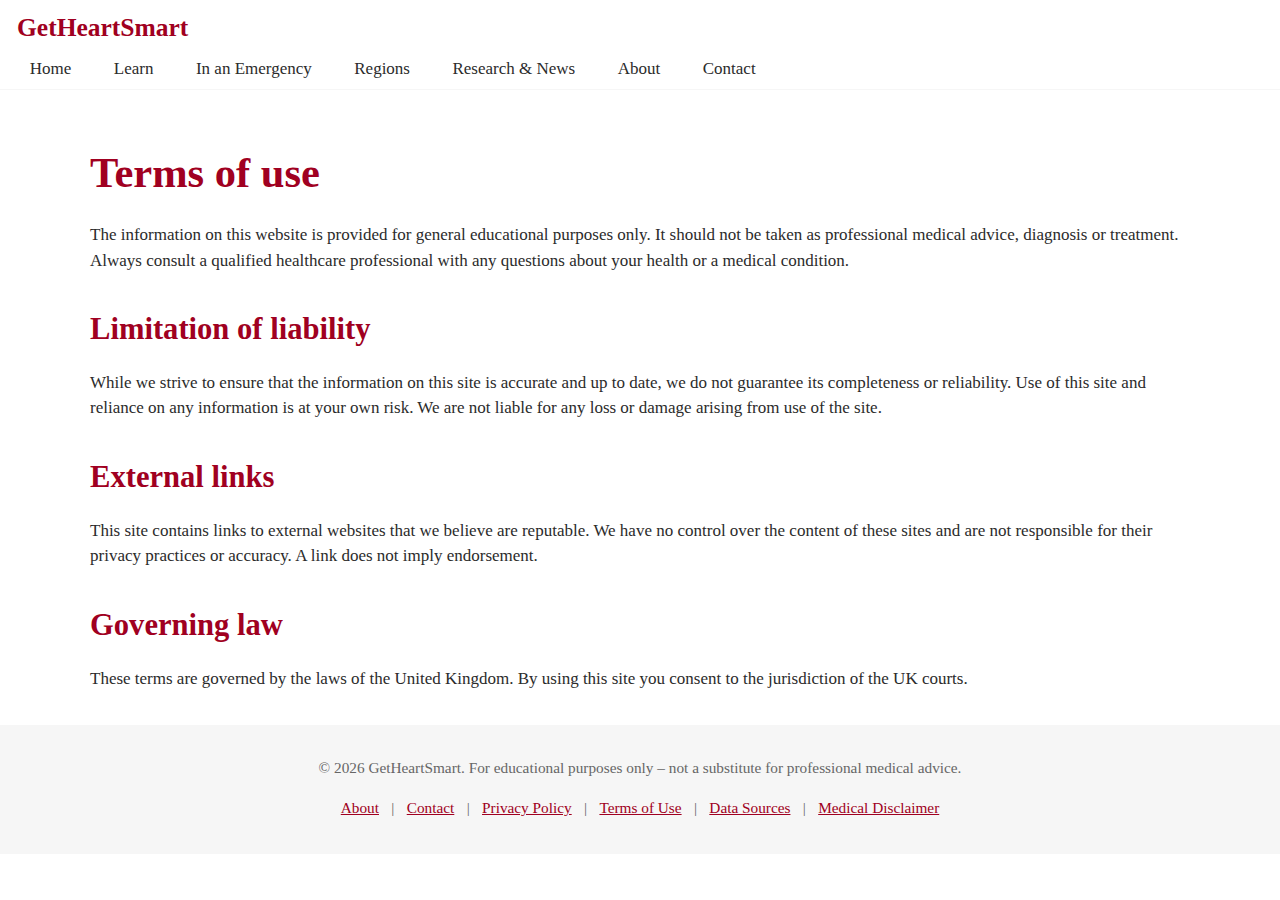
<file: terms.html>
<!DOCTYPE html>
<html lang="en">
<head>
  <meta charset="UTF-8">
  <meta name="viewport" content="width=device-width, initial-scale=1.0">
  <title>Terms of Use | GetHeartSmart</title>
  <meta name="description" content="Read the terms of use for the GetHeartSmart website.">
  <link rel="stylesheet" href="assets/style.css">
</head>
<body>
  <header>
    <a class="branding" href="index.html">GetHeartSmart</a>
    <nav aria-label="Primary navigation">
      <ul>
        <li><a href="index.html">Home</a></li>
        <li><a href="learn.html">Learn</a></li>
        <li><a href="emergency.html">In an Emergency</a></li>
        <li><a href="uk.html">Regions</a></li>
        <li><a href="research.html">Research &amp; News</a></li>
        <li><a href="about.html">About</a></li>
        <li><a href="contact.html">Contact</a></li>
      </ul>
    </nav>
  </header>

  <main>
    <h1>Terms of use</h1>
    <p>The information on this website is provided for general educational purposes only. It should not be taken as professional medical advice, diagnosis or treatment. Always consult a qualified healthcare professional with any questions about your health or a medical condition.</p>
    <h2>Limitation of liability</h2>
    <p>While we strive to ensure that the information on this site is accurate and up to date, we do not guarantee its completeness or reliability. Use of this site and reliance on any information is at your own risk. We are not liable for any loss or damage arising from use of the site.</p>
    <h2>External links</h2>
    <p>This site contains links to external websites that we believe are reputable. We have no control over the content of these sites and are not responsible for their privacy practices or accuracy. A link does not imply endorsement.</p>
    <h2>Governing law</h2>
    <p>These terms are governed by the laws of the United Kingdom. By using this site you consent to the jurisdiction of the UK courts.</p>
  </main>

  <footer>
    <p>&copy; 2026 GetHeartSmart. For educational purposes only – not a substitute for professional medical advice.</p>
    <p>
      <a href="about.html">About</a> |
      <a href="contact.html">Contact</a> |
      <a href="privacy.html">Privacy Policy</a> |
      <a href="terms.html" aria-current="page">Terms of Use</a> |
      <a href="data-sources.html">Data Sources</a> |
      <a href="disclaimer.html">Medical Disclaimer</a>
    </p>
  </footer>
</body>
</html>
</file>
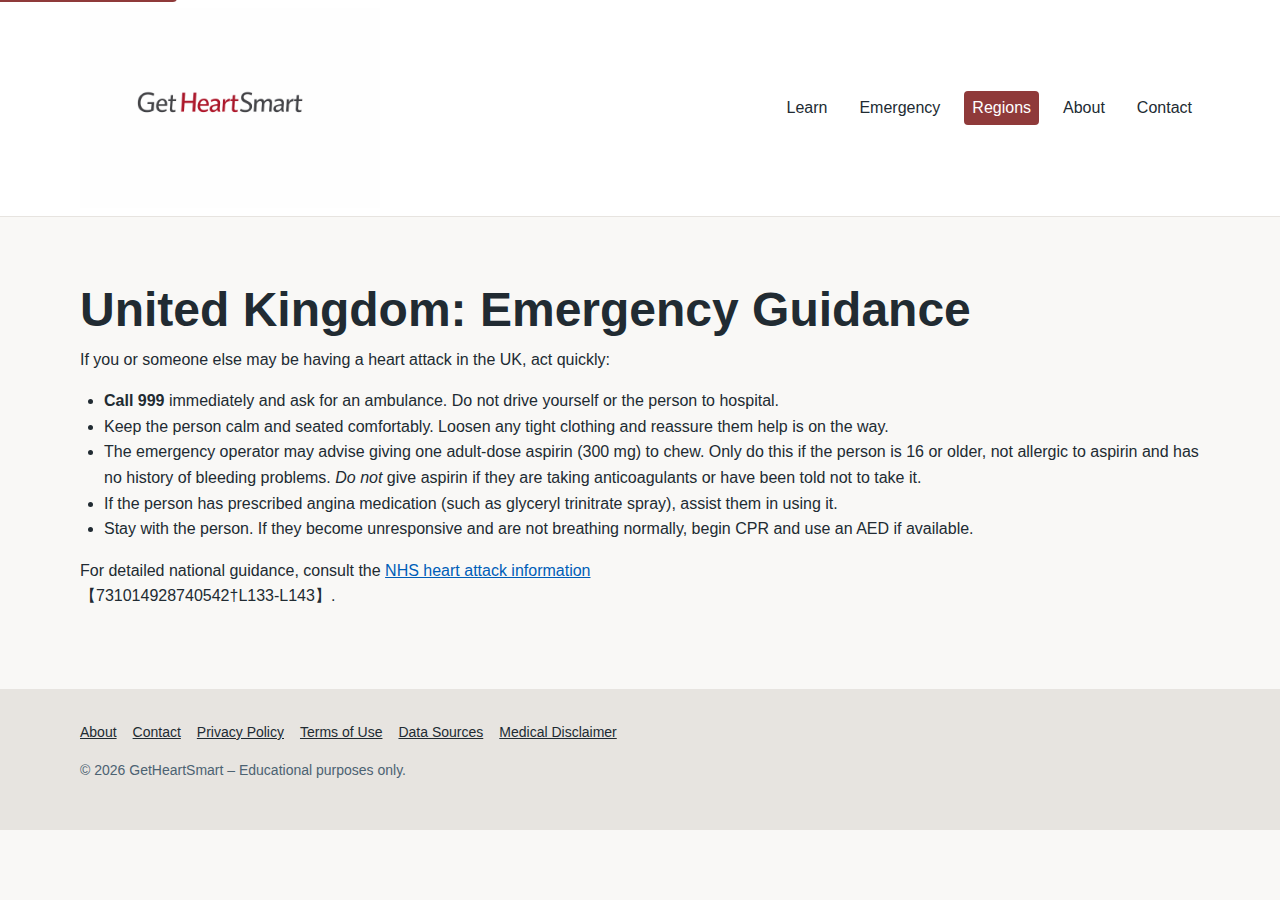
<file: uk.html>
<!DOCTYPE html>
<html lang="en">
<head>
  <meta charset="UTF-8">
  <meta name="viewport" content="width=device-width, initial-scale=1.0">
  <title>United Kingdom – Emergency Guidance</title>
  <link rel="stylesheet" href="styles.css">
</head>
<body>
  <a href="#main-content" class="skip-link">Skip to main content</a>
  <header class="header" role="banner">
    <div class="container">
      <a href="index.html" class="logo"><img src="images/logo.png" alt="GetHeartSmart logo"></a>
      <nav class="nav" role="navigation" aria-label="Main navigation">
        <a href="learn.html">Learn</a>
        <a href="emergency.html">Emergency</a>
        <a href="regions.html" class="active">Regions</a>
        <a href="about.html">About</a>
        <a href="contact.html">Contact</a>
      </nav>
    </div>
  </header>
  <main id="main-content">
    <section class="container" aria-labelledby="uk-guidance-title" style="padding-top: var(--spacing-xl);">
      <h1 id="uk-guidance-title">United Kingdom: Emergency Guidance</h1>
      <p>If you or someone else may be having a heart attack in the UK, act quickly:</p>
      <ul class="list">
        <li><strong>Call 999</strong> immediately and ask for an ambulance. Do not drive yourself or the person to hospital.</li>
        <li>Keep the person calm and seated comfortably. Loosen any tight clothing and reassure them help is on the way.</li>
        <li>The emergency operator may advise giving one adult‑dose aspirin (300&nbsp;mg) to chew. Only do this if the person is 16 or older, not allergic to aspirin and has no history of bleeding problems. <em>Do not</em> give aspirin if they are taking anticoagulants or have been told not to take it.</li>
        <li>If the person has prescribed angina medication (such as glyceryl trinitrate spray), assist them in using it.</li>
        <li>Stay with the person. If they become unresponsive and are not breathing normally, begin CPR and use an AED if available.</li>
      </ul>
      <p>For detailed national guidance, consult the <a href="https://www.nhs.uk/conditions/heart-attack/" target="_blank" rel="noopener">NHS heart attack information</a>【731014928740542†L133-L143】.</p>
    </section>
  </main>
  <footer class="footer" role="contentinfo">
    <div class="container">
      <nav class="footer-nav" aria-label="Footer navigation">
        <a href="about.html">About</a>
        <a href="contact.html">Contact</a>
        <a href="privacy.html">Privacy Policy</a>
        <a href="terms.html">Terms of Use</a>
        <a href="sources.html">Data Sources</a>
        <a href="disclaimer.html">Medical Disclaimer</a>
      </nav>
      <p>© 2026 GetHeartSmart – Educational purposes only.</p>
    </div>
  </footer>
</body>
</html>
</file>
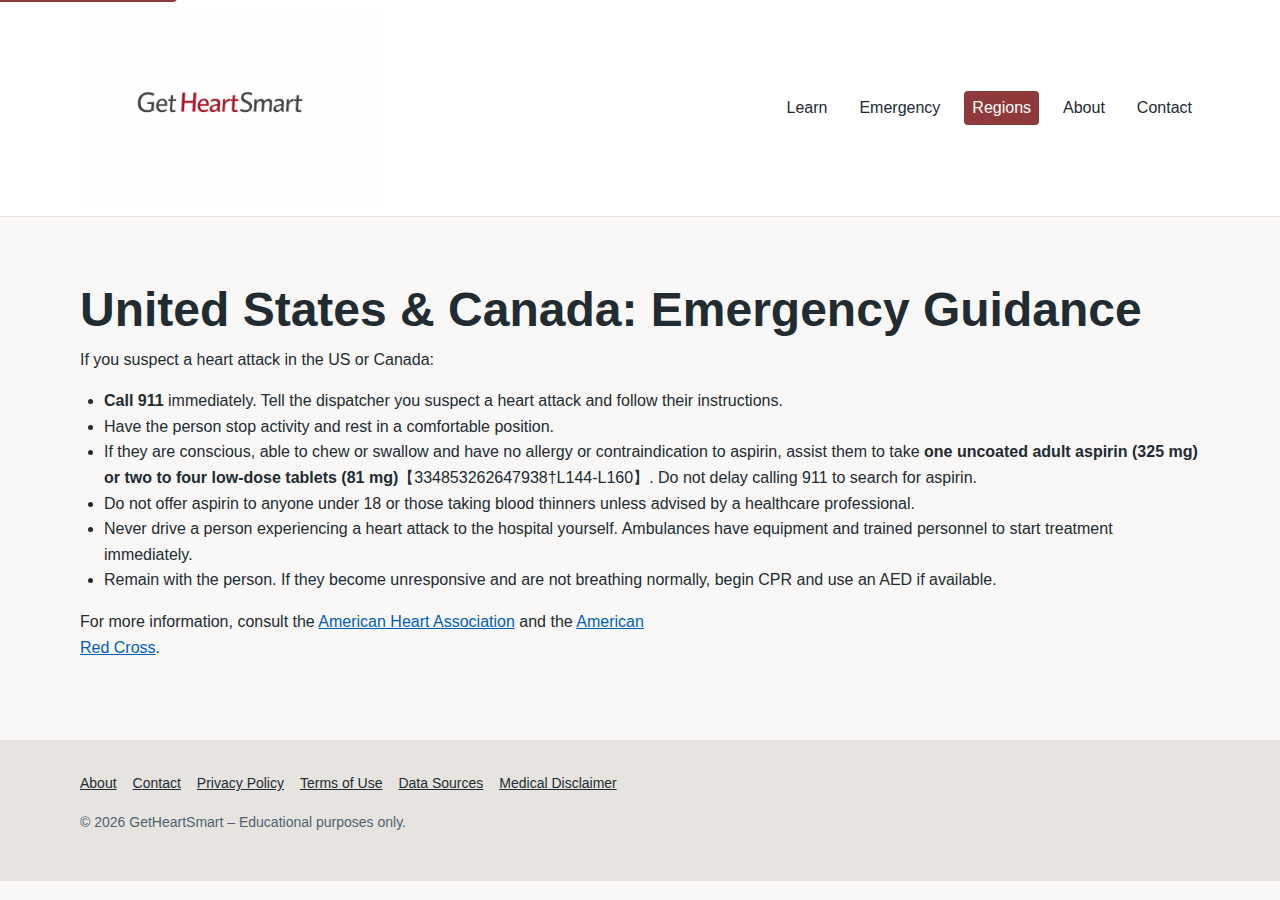
<file: us.html>
<!DOCTYPE html>
<html lang="en">
<head>
  <meta charset="UTF-8">
  <meta name="viewport" content="width=device-width, initial-scale=1.0">
  <title>United States &amp; Canada – Emergency Guidance</title>
  <link rel="stylesheet" href="styles.css">
</head>
<body>
  <a href="#main-content" class="skip-link">Skip to main content</a>
  <header class="header" role="banner">
    <div class="container">
      <a href="index.html" class="logo"><img src="images/logo.png" alt="GetHeartSmart logo"></a>
      <nav class="nav" role="navigation" aria-label="Main navigation">
        <a href="learn.html">Learn</a>
        <a href="emergency.html">Emergency</a>
        <a href="regions.html" class="active">Regions</a>
        <a href="about.html">About</a>
        <a href="contact.html">Contact</a>
      </nav>
    </div>
  </header>
  <main id="main-content">
    <section class="container" aria-labelledby="us-guidance-title" style="padding-top: var(--spacing-xl);">
      <h1 id="us-guidance-title">United States &amp; Canada: Emergency Guidance</h1>
      <p>If you suspect a heart attack in the US or Canada:</p>
      <ul class="list">
        <li><strong>Call 911</strong> immediately. Tell the dispatcher you suspect a heart attack and follow their instructions.</li>
        <li>Have the person stop activity and rest in a comfortable position.</li>
        <li>If they are conscious, able to chew or swallow and have no allergy or contraindication to aspirin, assist them to take <strong>one uncoated adult aspirin (325&nbsp;mg) or two to four low‑dose tablets (81&nbsp;mg)</strong>【334853262647938†L144-L160】. Do not delay calling 911 to search for aspirin.</li>
        <li>Do not offer aspirin to anyone under 18 or those taking blood thinners unless advised by a healthcare professional.</li>
        <li>Never drive a person experiencing a heart attack to the hospital yourself. Ambulances have equipment and trained personnel to start treatment immediately.</li>
        <li>Remain with the person. If they become unresponsive and are not breathing normally, begin CPR and use an AED if available.</li>
      </ul>
      <p>For more information, consult the <a href="https://www.heart.org/en/health-topics/heart-attack" target="_blank" rel="noopener">American Heart Association</a> and the <a href="https://www.redcross.org" target="_blank" rel="noopener">American Red Cross</a>.</p>
    </section>
  </main>
  <footer class="footer" role="contentinfo">
    <div class="container">
      <nav class="footer-nav" aria-label="Footer navigation">
        <a href="about.html">About</a>
        <a href="contact.html">Contact</a>
        <a href="privacy.html">Privacy Policy</a>
        <a href="terms.html">Terms of Use</a>
        <a href="sources.html">Data Sources</a>
        <a href="disclaimer.html">Medical Disclaimer</a>
      </nav>
      <p>© 2026 GetHeartSmart – Educational purposes only.</p>
    </div>
  </footer>
</body>
</html>
</file>
<file: assets/style.css>
/*
 * Global stylesheet for the GetHeartSmart public‑facing website.
 *
 * This file defines a clean, high‑contrast design suitable for accessibility
 * standards (WCAG AA). Colours use sufficient contrast and text sizes are
 * generous. Layouts are responsive to work on mobile devices.
 */

:root {
  --colour-primary: #a00021; /* Deep crimson for headings and accents */
  --colour-secondary: #f6f6f6; /* Light grey backgrounds */
  --colour-text: #2b2b2b; /* Dark grey body text */
  --colour-background: #ffffff; /* White page background */
  --colour-link: #0039a6; /* NHS‑style blue for links */
  --colour-muted: #666666; /* Muted text */
  --spacing: 1rem;
  --radius: 0.3rem;
  /* Swap to a serif font stack for an editorial feel */
  font-family: 'Georgia', Cambria, 'Times New Roman', serif;
  font-size: 17px;
  line-height: 1.5;
}

body {
  margin: 0;
  background-color: var(--colour-background);
  color: var(--colour-text);
  font-family: inherit;
}

/* Global typography */
h1, h2, h3, h4 {
  margin-top: 2rem;
  margin-bottom: 1rem;
  font-weight: bold;
  color: var(--colour-primary);
}
/* Increase base heading sizes for a more premium look */
h1 { font-size: 2.5rem; }
h2 { font-size: 1.8rem; }
h3 { font-size: 1.3rem; }
h4 { font-size: 1.1rem; }

p {
  margin-bottom: 1rem;
}

a {
  color: var(--colour-link);
  text-decoration: underline;
}
a:hover,
a:focus {
  text-decoration: none;
}

/* Header and navigation */
header {
  background-color: var(--colour-background);
  border-bottom: 1px solid var(--colour-secondary);
  padding: 0.5rem 1rem;
  position: sticky;
  top: 0;
  z-index: 100;
}

header .branding {
  font-size: 1.5rem;
  font-weight: bold;
  color: var(--colour-primary);
  text-decoration: none;
}

nav {
  margin-top: 0.5rem;
}

nav ul {
  list-style: none;
  padding: 0;
  margin: 0;
  display: flex;
  flex-wrap: wrap;
  gap: 1rem;
}

nav li {
  margin: 0;
}

nav a {
  text-decoration: none;
  color: var(--colour-text);
  padding: 0.5rem 0.75rem;
  border-radius: var(--radius);
  transition: background-color 0.2s ease;
}

nav a:hover,
nav a:focus,
nav a[aria-current="page"] {
  background-color: var(--colour-secondary);
  color: var(--colour-primary);
}

/* Main layout */
main {
  padding: 1rem;
  max-width: 1100px;
  margin: 0 auto;
}

/* Hero section */
.hero {
  /* Use the hero image with a dark overlay for contrast */
  background-image: linear-gradient(rgba(0, 0, 0, 0.5), rgba(0, 0, 0, 0.5)), url('hero.png');
  background-size: cover;
  background-position: center;
  color: #ffffff;
  padding: 4rem 1rem;
  text-align: center;
}
.hero h1 {
  margin-top: 0;
  font-size: 2.25rem;
}
.hero p {
  max-width: 700px;
  margin: 0.5rem auto 1.5rem auto;
  font-size: 1.1rem;
}
.hero .buttons {
  display: flex;
  flex-wrap: wrap;
  justify-content: center;
  gap: 1rem;
}

.button {
  background-color: var(--colour-primary);
  color: #fff;
  padding: 0.75rem 1.25rem;
  border: none;
  border-radius: var(--radius);
  font-size: 1rem;
  cursor: pointer;
  text-decoration: none;
  display: inline-block;
}
.button.secondary {
  background-color: transparent;
  color: var(--colour-primary);
  border: 2px solid var(--colour-primary);
}
.button:hover,
.button:focus {
  filter: brightness(1.05);
}

/* Card grid */
.card-grid {
  display: grid;
  gap: 1rem;
  grid-template-columns: repeat(auto-fit, minmax(250px, 1fr));
  margin-bottom: 2rem;
}

.card {
  background-color: var(--colour-background);
  border: 1px solid var(--colour-secondary);
  border-radius: var(--radius);
  padding: 1.25rem;
  height: 100%;
  /* Add a subtle shadow for depth */
  box-shadow: 0 2px 6px rgba(0, 0, 0, 0.05);
}
.card h3 {
  margin-top: 0;
  font-size: 1.2rem;
  margin-bottom: 0.5rem;
}
.card p {
  font-size: 0.95rem;
  margin-bottom: 0;
}

/* Emergency number table */
.emergency-table {
  width: 100%;
  border-collapse: collapse;
  margin-bottom: 1.5rem;
}
.emergency-table th,
.emergency-table td {
  padding: 0.75rem;
  text-align: left;
  border-bottom: 1px solid var(--colour-secondary);
}
.emergency-table th {
  background-color: var(--colour-secondary);
  font-weight: bold;
}

/* Footer */
footer {
  background-color: var(--colour-secondary);
  color: var(--colour-muted);
  padding: 1rem;
  text-align: center;
  font-size: 0.9rem;
}
footer a {
  color: var(--colour-primary);
  margin: 0 0.5rem;
}
footer a:hover,
footer a:focus {
  text-decoration: underline;
}

/* Responsive tweaks */
@media (max-width: 600px) {
  .hero h1 {
    font-size: 1.8rem;
  }
  nav ul {
    flex-direction: column;
  }
  .button {
    width: 100%;
    text-align: center;
  }
}
</file>
<file: styles.css>
/*
 * GetHeartSmart institutional design system
 *
 * The rules in this file establish a consistent visual language across
 * all pages. Colours, typography and spacing have been defined to echo
 * evidence‑based public‑health standards. Neutral backgrounds reduce
 * glare while high–contrast text improves readability, reflecting
 * NHS guidance that recommends dark text on a light, but not white,
 * background【731014928740542†L133-L143】. Colour is used sparingly to
 * differentiate content and draw attention to urgent actions, inspired by
 * the NHS use of red for urgent care cards【731014928740542†L59-L67】.  
 */

/* Base colour palette and type scale */
:root {
  /* neutrals */
  --background: #f9f8f6;          /* off‑white for reduced glare */
  --surface: #ffffff;             /* panels/cards */
  --charcoal: #212b32;            /* primary text colour – dark grey */
  --secondary-text: #4c6272;      /* secondary text, matches NHS guidance */
  --warm-grey: #e7e4e0;           /* subtle structural shading */
  /* accents */
  --deep-red: #8f3a3a;            /* muted medical red for highlights */
  --link: #005eb8;                /* accessible blue for links (NHS link colour) */
  --link-hover: #7c2855;          /* dark pink on hover */
  /* typography */
  --font-family: "Segoe UI", "Inter", "Arial", sans-serif;
  --h1-size: clamp(2.2rem, 5vw, 3rem);
  --h2-size: clamp(1.8rem, 4vw, 2.4rem);
  --h3-size: clamp(1.6rem, 3.5vw, 2rem);
  --body-size: 1rem;
  --small-size: 0.875rem;
  /* spacing */
  --spacing-xs: 0.25rem;
  --spacing-sm: 0.5rem;
  --spacing-md: 1rem;
  --spacing-lg: 2rem;
  --spacing-xl: 4rem;
}

/* Global reset and base styles */
* {
  box-sizing: border-box;
}

html {
  scroll-behavior: smooth;
}

body {
  margin: 0;
  padding: 0;
  background-color: var(--background);
  color: var(--charcoal);
  font-family: var(--font-family);
  line-height: 1.6;
  font-size: var(--body-size);
}

h1, h2, h3, h4 {
  margin-top: 0;
  margin-bottom: var(--spacing-sm);
  font-weight: 600;
  line-height: 1.2;
  color: var(--charcoal);
}

h1 { font-size: var(--h1-size); }
h2 { font-size: var(--h2-size); }
h3 { font-size: var(--h3-size); }

p {
  margin-top: 0;
  margin-bottom: var(--spacing-md);
  max-width: 65ch;
}

a {
  color: var(--link);
  text-decoration: underline;
}

a:hover, a:focus {
  color: var(--link-hover);
  text-decoration: none;
}

img {
  max-width: 100%;
  height: auto;
  display: block;
}

/* Layout helpers */
.container {
  width: min(90%, 1200px);
  margin-inline: auto;
  padding-inline: var(--spacing-md);
}

.grid {
  display: grid;
  grid-template-columns: repeat(auto-fit, minmax(250px, 1fr));
  gap: var(--spacing-lg);
}

.card {
  background-color: var(--surface);
  border-radius: 0.5rem;
  padding: var(--spacing-lg);
  box-shadow: 0 1px 3px rgba(0,0,0,0.1);
}

/* Header */
.header {
  background-color: var(--surface);
  border-bottom: 1px solid var(--warm-grey);
  position: sticky;
  top: 0;
  z-index: 1000;
}

.header .container {
  display: flex;
  align-items: center;
  justify-content: space-between;
  padding-block: var(--spacing-sm);
}

.logo img {
  /* Further enlarge logo to fill the header area. 200px height keeps the aspect ratio and provides stronger brand presence */
  height: 200px;
  width: auto;
}

.nav {
  display: flex;
  gap: var(--spacing-md);
}
.nav a {
  font-weight: 500;
  text-decoration: none;
  color: var(--charcoal);
  padding: var(--spacing-xs) var(--spacing-sm);
  border-radius: 4px;
}
.nav a:hover, .nav a:focus {
  background-color: var(--warm-grey);
  color: var(--charcoal);
}
.nav .active {
  background-color: var(--deep-red);
  color: white;
}

/* Hero Section */
.hero {
  position: relative;
  display: flex;
  align-items: center;
  min-height: 60vh;
  padding-block: var(--spacing-xl);
  color: white;
  /* Set hero background image from root instead of images folder */
  background-image: linear-gradient(rgba(0,0,0,0.45), rgba(0,0,0,0.45)), url('hero.png');
  background-size: cover;
  background-position: center;
}
.hero-content {
  max-width: 50ch;
}
.hero h1 {
  font-size: clamp(2.5rem, 6vw, 4rem);
  margin-bottom: var(--spacing-md);
  color: white;
}
.hero p {
  font-size: 1.25rem;
  color: var(--warm-grey);
}
.cta-buttons {
  display: flex;
  gap: var(--spacing-md);
  margin-top: var(--spacing-lg);
  flex-wrap: wrap;
}
.btn {
  padding: var(--spacing-sm) var(--spacing-lg);
  border-radius: 4px;
  font-weight: 600;
  text-decoration: none;
  display: inline-block;
  transition: background-color 0.2s ease;
}
.btn-primary {
  background-color: var(--deep-red);
  color: white;
}
.btn-primary:hover, .btn-primary:focus {
  background-color: #742f2f;
}
.btn-secondary {
  background-color: rgba(255,255,255,0.2);
  color: white;
}
.btn-secondary:hover, .btn-secondary:focus {
  background-color: rgba(255,255,255,0.35);
}

/* Section styles */
section {
  padding-block: var(--spacing-xl);
}
section.alt {
  background-color: var(--warm-grey);
}

.section-title {
  margin-bottom: var(--spacing-lg);
  font-weight: 600;
}

.list {
  list-style-type: disc;
  padding-left: 1.5rem;
}

/* Footer */
.footer {
  background-color: var(--warm-grey);
  padding-block: var(--spacing-lg);
  color: var(--secondary-text);
  font-size: var(--small-size);
}
.footer a {
  color: var(--charcoal);
  text-decoration: underline;
}
.footer-nav {
  display: flex;
  flex-wrap: wrap;
  gap: var(--spacing-md);
  margin-bottom: var(--spacing-md);
}

/* Utilities */
.text-center {
  text-align: center;
}
.sr-only {
  position: absolute;
  width: 1px;
  height: 1px;
  padding: 0;
  overflow: hidden;
  clip: rect(0, 0, 0, 0);
  white-space: nowrap;
  border: 0;
}

/* Skip link for keyboard users */
.skip-link {
  position: absolute;
  top: -40px;
  left: 0;
  background-color: var(--deep-red);
  color: white;
  padding: var(--spacing-sm) var(--spacing-md);
  z-index: 10000;
  text-decoration: none;
  border-radius: 0 0 4px 0;
  transition: top 0.2s ease;
}
.skip-link:focus {
  top: 0;
}

/* Responsive adjustments */
@media (max-width: 600px) {
  .nav {
    flex-wrap: wrap;
    gap: var(--spacing-sm);
  }
  .cta-buttons {
    flex-direction: column;
    width: 100%;
  }
  .hero {
    text-align: center;
    justify-content: center;
  }
  .hero-content {
    width: 100%;
  }
}
</file>
